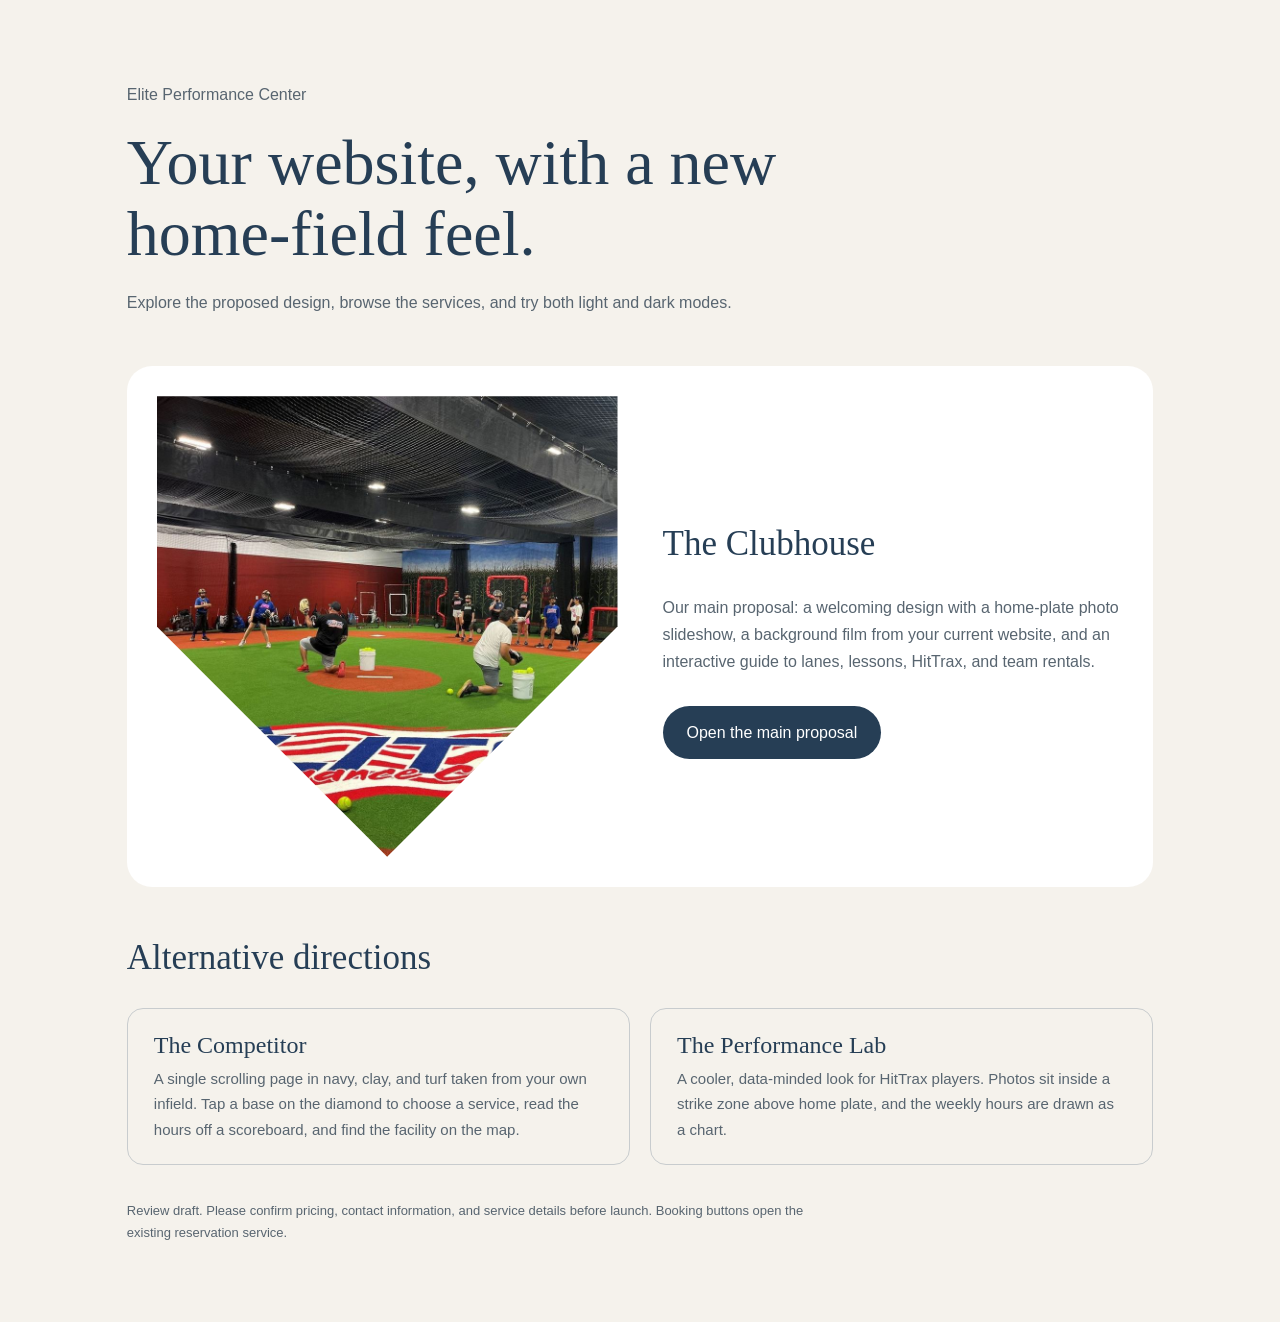
<file: prototypes/index.html>
<!doctype html><html lang="en"><head><meta charset="utf-8"><meta name="viewport" content="width=device-width,initial-scale=1"><title>Elite Performance Center — Website review</title><meta name="description" content="Three website design concepts for Elite Performance Center, an indoor baseball and softball training facility in Clovis, CA.">
<meta name="robots" content="noindex, follow">
<meta property="og:type" content="website"><meta property="og:title" content="Elite Performance Center: website concepts"><meta property="og:description" content="Three design directions for the new Elite Performance Center website."><meta property="og:url" content="https://alucardsanin.github.io/elite-performance-center-prototypes/"><meta property="og:image" content="https://alucardsanin.github.io/elite-performance-center-prototypes/assets/og-image.jpg"><meta property="og:image:width" content="1200"><meta property="og:image:height" content="630"><meta name="twitter:card" content="summary_large_image">
<link rel="icon" href="assets/favicon.svg" type="image/svg+xml"><link rel="apple-touch-icon" href="assets/apple-touch-icon.png"><style>*{box-sizing:border-box}body{margin:0;background:#f5f2ec;color:#263e55;font:16px/1.7 Arial,sans-serif}main{max-width:1180px;margin:auto;padding:65px 6%}h1{font:normal clamp(36px,5vw,65px)/1.1 Georgia,serif;max-width:700px;margin:20px 0}p{max-width:680px;color:#586570}a{color:inherit;text-decoration:none}.primary{display:grid;grid-template-columns:1fr 1fr;align-items:center;gap:45px;margin:50px 0;padding:30px;background:#fff;border-radius:25px}.primary img{width:100%;aspect-ratio:1;object-fit:cover;clip-path:polygon(0 0,100% 0,100% 50%,50% 100%,0 50%)}h2{font:normal 35px/1.2 Georgia,serif}.button{display:inline-block;padding:13px 24px;background:#263e55;border-radius:30px;color:white;margin-top:15px}.button:hover{background:#9b4949}.alternatives{display:flex;gap:20px;flex-wrap:wrap}.alternatives a{flex:1 1 300px;display:grid;gap:6px;padding:22px 26px;border:1px solid #c8ccce;border-radius:16px;transition:background .2s,border-color .2s}.alternatives strong{font:normal 24px/1.2 Georgia,serif}.alternatives span{color:#586570;font-size:15px}.alternatives a:hover{background:white;border-color:#263e55}a:focus-visible{outline:3px solid #9b4949;outline-offset:5px}.note{font-size:13px;margin-top:35px}@media(max-width:650px){.primary{grid-template-columns:1fr;padding:22px;gap:10px}.primary img{max-width:320px;margin:auto}main{padding-top:35px}}</style></head><body><main><p>Elite Performance Center</p><h1>Your website, with a new home-field feel.</h1><p>Explore the proposed design, browse the services, and try both light and dark modes.</p><section class="primary"><img src="assets/facility.jpg" alt="Elite training facility in a home-plate frame"><div><h2>The Clubhouse</h2><p>Our main proposal: a welcoming design with a home-plate photo slideshow, a background film from your current website, and an interactive guide to lanes, lessons, HitTrax, and team rentals.</p><a class="button" href="clubhouse.html">Open the main proposal</a></div></section><h2>Alternative directions</h2><div class="alternatives"><a href="editorial.html"><strong>The Competitor</strong><span>A single scrolling page in navy, clay, and turf taken from your own infield. Tap a base on the diamond to choose a service, read the hours off a scoreboard, and find the facility on the map.</span></a><a href="precision.html"><strong>The Performance Lab</strong><span>A cooler, data-minded look for HitTrax players. Photos sit inside a strike zone above home plate, and the weekly hours are drawn as a chart.</span></a></div><p class="note">Review draft. Please confirm pricing, contact information, and service details before launch. Booking buttons open the existing reservation service.</p></main></body></html>
</file>
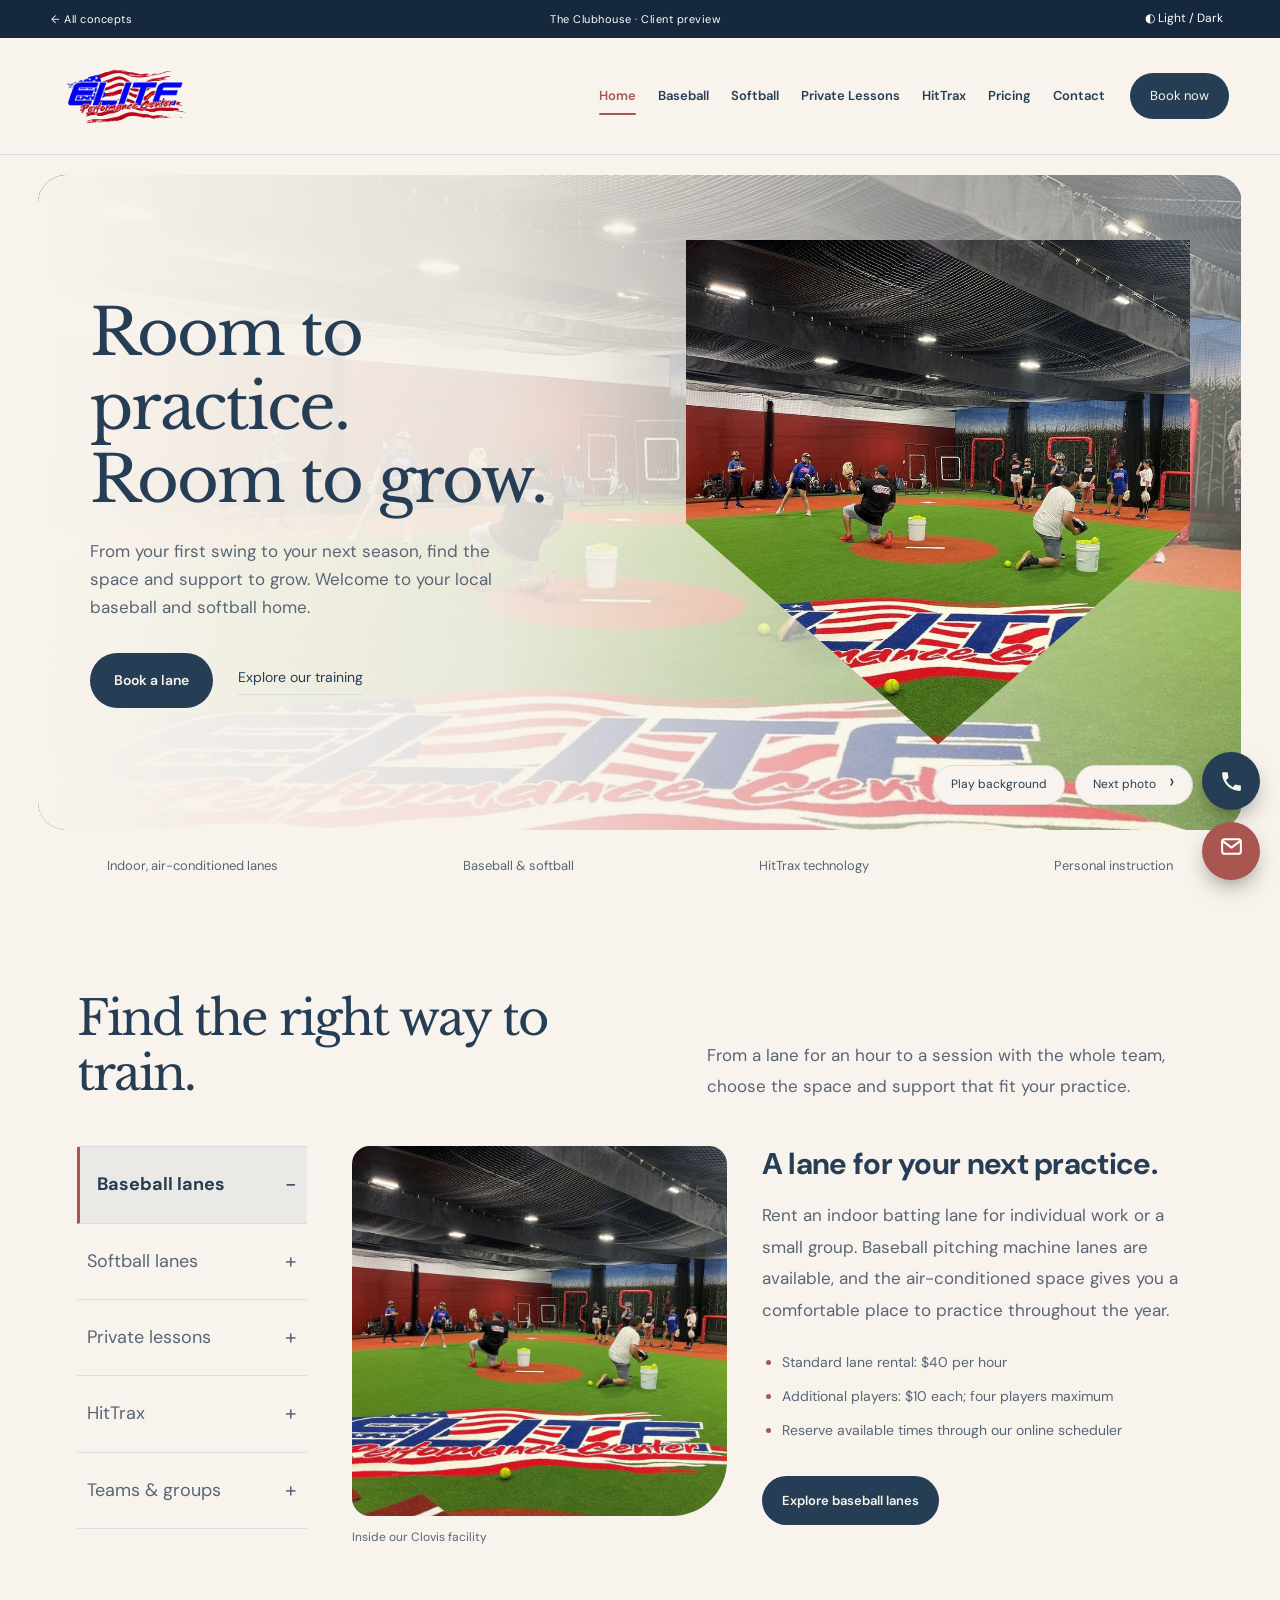
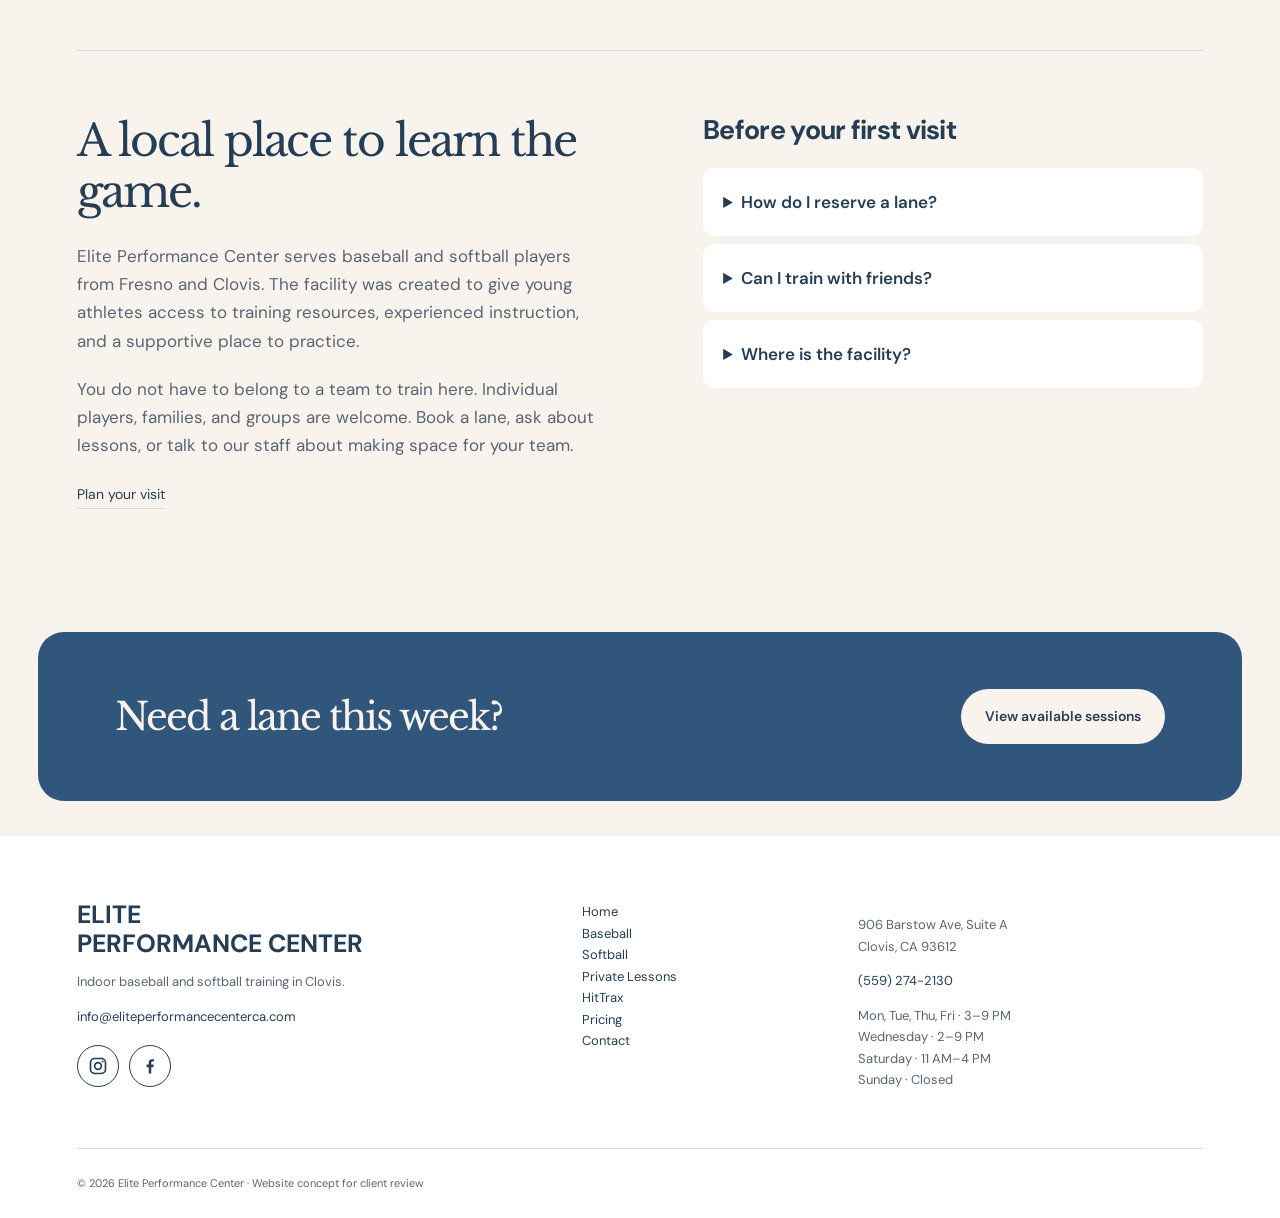
<file: prototypes/clubhouse.html>
<!doctype html>
<html lang="en">
<head>
<meta charset="utf-8">
<meta name="viewport" content="width=device-width,initial-scale=1">
<title>Elite Performance Center | Indoor Baseball & Softball Training in Clovis, CA</title>
<meta name="description" content="Indoor, air-conditioned baseball and softball training in Clovis, CA. Batting lanes with pitching machines, private lessons, HitTrax, and team rentals.">
<!-- Review preview: keep out of search results. Remove this line and add a canonical URL at launch. -->
<meta name="robots" content="noindex, follow">
<meta name="theme-color" content="#f8f4ed">
<meta property="og:type" content="website">
<meta property="og:site_name" content="Elite Performance Center">
<meta property="og:title" content="Elite Performance Center | Indoor Baseball & Softball Training in Clovis, CA">
<meta property="og:description" content="Indoor, air-conditioned baseball and softball training in Clovis, CA. Batting lanes with pitching machines, private lessons, HitTrax, and team rentals.">
<meta property="og:url" content="https://alucardsanin.github.io/elite-performance-center-prototypes/clubhouse.html">
<meta property="og:image" content="https://alucardsanin.github.io/elite-performance-center-prototypes/assets/og-image.jpg">
<meta property="og:image:width" content="1200">
<meta property="og:image:height" content="630">
<meta property="og:image:alt" content="Players training on the indoor infield at Elite Performance Center in Clovis">
<meta name="twitter:card" content="summary_large_image">
<link rel="icon" href="assets/favicon.svg" type="image/svg+xml">
<link rel="apple-touch-icon" href="assets/apple-touch-icon.png">
<link rel="preconnect" href="https://fonts.googleapis.com">
<link rel="preconnect" href="https://fonts.gstatic.com" crossorigin>
<link rel="stylesheet" href="https://fonts.googleapis.com/css2?family=Barlow+Condensed:wght@600;700;800&family=DM+Sans:wght@400;500;600;700&family=Libre+Baskerville:ital,wght@0,400;1,400&display=swap">
<link rel="stylesheet" href="style.css?v=10">
<script>document.documentElement.classList.add('js')</script>
<style>.js .seo-fallback{display:none}.seo-fallback{max-width:760px;margin:40px auto;padding:0 20px;font-family:system-ui,sans-serif}</style>
<script type="application/ld+json">
{
 "@context": "https://schema.org",
 "@graph": [
  {
   "@type": "SportsActivityLocation",
   "@id": "https://www.eliteperformancecenterca.com/#business",
   "name": "Elite Performance Center",
   "description": "Indoor, air-conditioned baseball and softball training facility in Clovis, California, with pitching machine batting lanes, private lessons, HitTrax, and team rentals for players from Clovis and Fresno.",
   "url": "https://www.eliteperformancecenterca.com/",
   "telephone": "+1-559-274-2130",
   "email": "info@eliteperformancecenterca.com",
   "image": "https://alucardsanin.github.io/elite-performance-center-prototypes/assets/og-image.jpg",
   "logo": "https://alucardsanin.github.io/elite-performance-center-prototypes/assets/logo.jpg",
   "address": {
    "@type": "PostalAddress",
    "streetAddress": "906 Barstow Ave, Suite A",
    "addressLocality": "Clovis",
    "addressRegion": "CA",
    "postalCode": "93612",
    "addressCountry": "US"
   },
   "areaServed": [
    {
     "@type": "City",
     "name": "Clovis, California"
    },
    {
     "@type": "City",
     "name": "Fresno, California"
    }
   ],
   "openingHoursSpecification": [
    {
     "@type": "OpeningHoursSpecification",
     "dayOfWeek": "https://schema.org/Monday",
     "opens": "15:00",
     "closes": "21:00"
    },
    {
     "@type": "OpeningHoursSpecification",
     "dayOfWeek": "https://schema.org/Tuesday",
     "opens": "15:00",
     "closes": "21:00"
    },
    {
     "@type": "OpeningHoursSpecification",
     "dayOfWeek": "https://schema.org/Wednesday",
     "opens": "14:00",
     "closes": "21:00"
    },
    {
     "@type": "OpeningHoursSpecification",
     "dayOfWeek": "https://schema.org/Thursday",
     "opens": "15:00",
     "closes": "21:00"
    },
    {
     "@type": "OpeningHoursSpecification",
     "dayOfWeek": "https://schema.org/Friday",
     "opens": "15:00",
     "closes": "21:00"
    },
    {
     "@type": "OpeningHoursSpecification",
     "dayOfWeek": "https://schema.org/Saturday",
     "opens": "11:00",
     "closes": "16:00"
    }
   ],
   "sameAs": [
    "https://www.instagram.com/eliteperformancecenter_clovis/",
    "https://www.facebook.com/profile.php?id=61594280009550"
   ],
   "priceRange": "$40–$600",
   "potentialAction": {
    "@type": "ReserveAction",
    "target": "https://eliteperformancecenterca.ezfacility.com/",
    "name": "Book a batting lane"
   },
   "amenityFeature": [
    {
     "@type": "LocationFeatureSpecification",
     "name": "Air conditioning",
     "value": true
    },
    {
     "@type": "LocationFeatureSpecification",
     "name": "Baseball pitching machines",
     "value": true
    },
    {
     "@type": "LocationFeatureSpecification",
     "name": "Softball pitching machines",
     "value": true
    },
    {
     "@type": "LocationFeatureSpecification",
     "name": "HitTrax",
     "value": true
    }
   ],
   "hasOfferCatalog": {
    "@type": "OfferCatalog",
    "name": "Batting lanes, memberships, and HitTrax",
    "itemListElement": [
     {
      "@type": "Offer",
      "name": "Batting lane rental",
      "description": "Baseball or softball pitching machine lane. Up to four players; $10 per additional player.",
      "url": "https://eliteperformancecenterca.ezfacility.com/",
      "priceSpecification": {
       "@type": "UnitPriceSpecification",
       "price": 40,
       "priceCurrency": "USD",
       "unitText": "hour"
      }
     },
     {
      "@type": "Offer",
      "name": "Single membership",
      "description": "One hour of hitting per day, subject to lane availability and team bookings.",
      "url": "https://eliteperformancecenterca.ezfacility.com/",
      "priceSpecification": {
       "@type": "UnitPriceSpecification",
       "price": 250,
       "priceCurrency": "USD",
       "unitText": "month"
      }
     },
     {
      "@type": "Offer",
      "name": "Team membership",
      "description": "Whole-facility access one day per week for two hours.",
      "url": "https://eliteperformancecenterca.ezfacility.com/",
      "priceSpecification": {
       "@type": "UnitPriceSpecification",
       "price": 600,
       "priceCurrency": "USD",
       "unitText": "month"
      }
     },
     {
      "@type": "Offer",
      "name": "HitTrax session",
      "description": "Batting practice with HitTrax data; $20 per additional person, up to four.",
      "url": "https://eliteperformancecenterca.ezfacility.com/",
      "priceSpecification": {
       "@type": "UnitPriceSpecification",
       "price": 85,
       "priceCurrency": "USD",
       "unitText": "person"
      }
     }
    ]
   }
  },
  {
   "@type": "FAQPage",
   "mainEntity": [
    {
     "@type": "Question",
     "name": "How do I reserve a lane?",
     "acceptedAnswer": {
      "@type": "Answer",
      "text": "Use the online scheduler to see availability and reserve your session. Contact the facility directly for lessons or group arrangements."
     }
    },
    {
     "@type": "Question",
     "name": "Can I train with friends?",
     "acceptedAnswer": {
      "@type": "Answer",
      "text": "Yes. Standard lane rentals allow up to four players, with a fee for each additional player. For larger groups, ask our staff about facility rentals."
     }
    },
    {
     "@type": "Question",
     "name": "Where is the facility?",
     "acceptedAnswer": {
      "@type": "Answer",
      "text": "906 Barstow Avenue, Suite A, Clovis, CA 93612. See opening hours and directions on the contact page."
     }
    }
   ]
  }
 ]
}
</script>
</head>
<body data-variant="clubhouse"><div id="app">
<div class="seo-fallback">
<h1>Indoor baseball and softball training in Clovis, California</h1>
<p>Elite Performance Center is an indoor, air-conditioned baseball and softball training facility at 906 Barstow Ave, Suite A, Clovis, CA 93612. It serves players from Clovis and Fresno with batting lanes, pitching machines, private lessons, HitTrax, and space for teams.</p>
<h2>Training options</h2>
<h3>Baseball batting lanes</h3><p>Indoor baseball pitching machine lanes for individual practice or small groups. $40 per hour for up to four players, $10 per additional player.</p>
<h3>Softball batting lanes</h3><p>Softball pitching machine lanes for individuals and teammates. $40 per hour for up to four players.</p>
<h3>Private lessons</h3><p>One-on-one baseball and softball instruction with an experienced coach. Contact the facility about availability and rates.</p>
<h3>HitTrax</h3><p>Batting practice with real-time HitTrax data and analytics to understand swing mechanics. Currently listed at $85 per person, $20 per additional person, up to four.</p>
<h3>Teams and groups</h3><p>Single-lane and whole-facility rentals, with up to six cages for facility bookings.</p>
<h2>Rates</h2>
<p>Lane rental: $40 per hour. Single membership: $250 per month, one hour of hitting per day. Team membership: $600 per month, whole facility one day per week for two hours.</p>
<h2>Hours</h2>
<p>Monday, Tuesday, Thursday, Friday: 3 PM to 9 PM. Wednesday: 2 PM to 9 PM. Saturday: 11 AM to 4 PM. Sunday: closed.</p>
<h2>Contact</h2>
<p>906 Barstow Ave, Suite A, Clovis, CA 93612. Phone: <a href="tel:+15592742130">(559) 274-2130</a>. Email: <a href="mailto:info@eliteperformancecenterca.com">info@eliteperformancecenterca.com</a>. Book online: <a href="https://eliteperformancecenterca.ezfacility.com/">EZFacility scheduler</a>. Follow on <a href="https://www.instagram.com/eliteperformancecenter_clovis/">Instagram</a> and <a href="https://www.facebook.com/profile.php?id=61594280009550">Facebook</a>.</p>
<h2>Frequently asked questions</h2>
<h3>How do I reserve a lane?</h3><p>Use the online scheduler to see availability and reserve your session. Contact the facility directly for lessons or group arrangements.</p><h3>Can I train with friends?</h3><p>Yes. Standard lane rentals allow up to four players, with a fee for each additional player. For larger groups, ask about facility rentals.</p><h3>Do I need to be on a team?</h3><p>No. Individual players, families, and groups are all welcome to book time.</p><h3>Where is the facility?</h3><p>906 Barstow Ave, Suite A, Clovis, CA 93612. Hours and directions are on the contact page.</p>
</div>
</div>
<script src="seo-meta.js?v=10"></script><script src="app.js?v=10"></script><script src="clubhouse.js?v=10"></script><script src="services.js?v=10"></script><script src="contact-widget.js?v=10"></script>
</body>
</html>
</file>
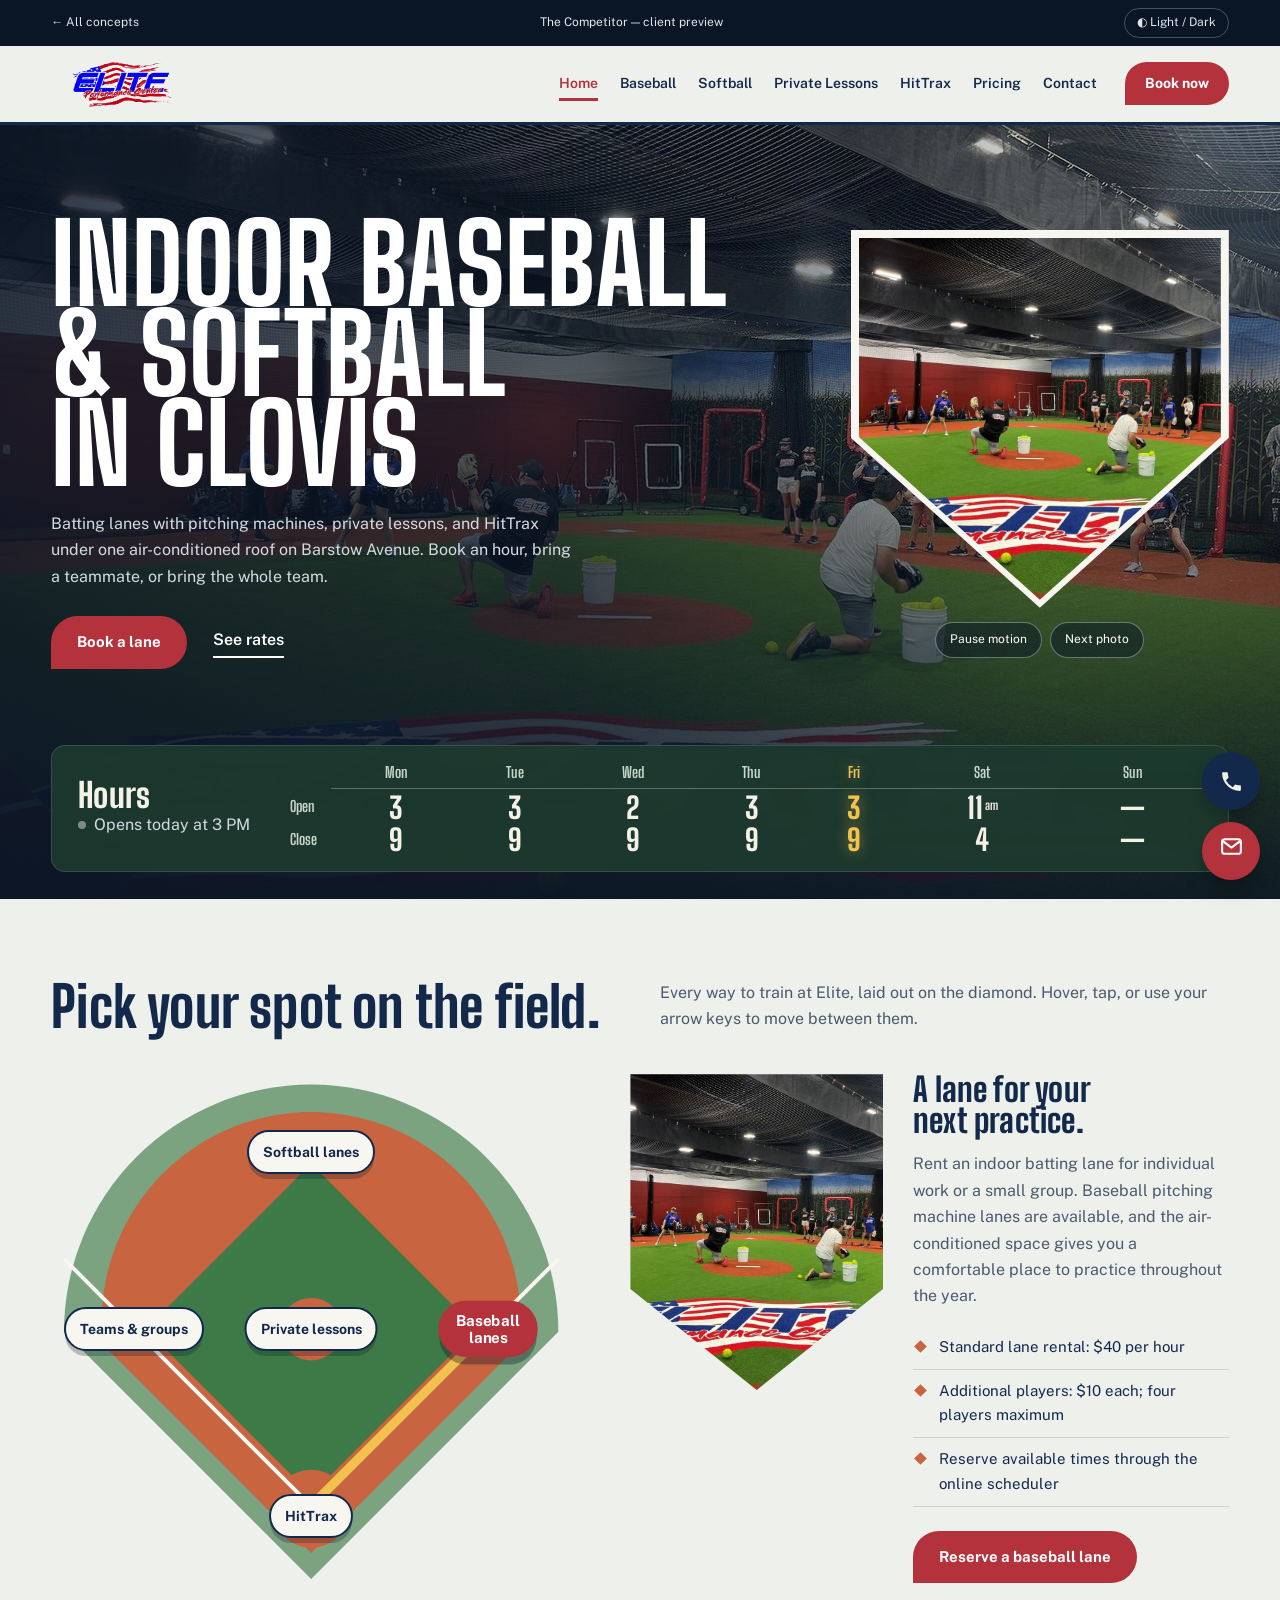
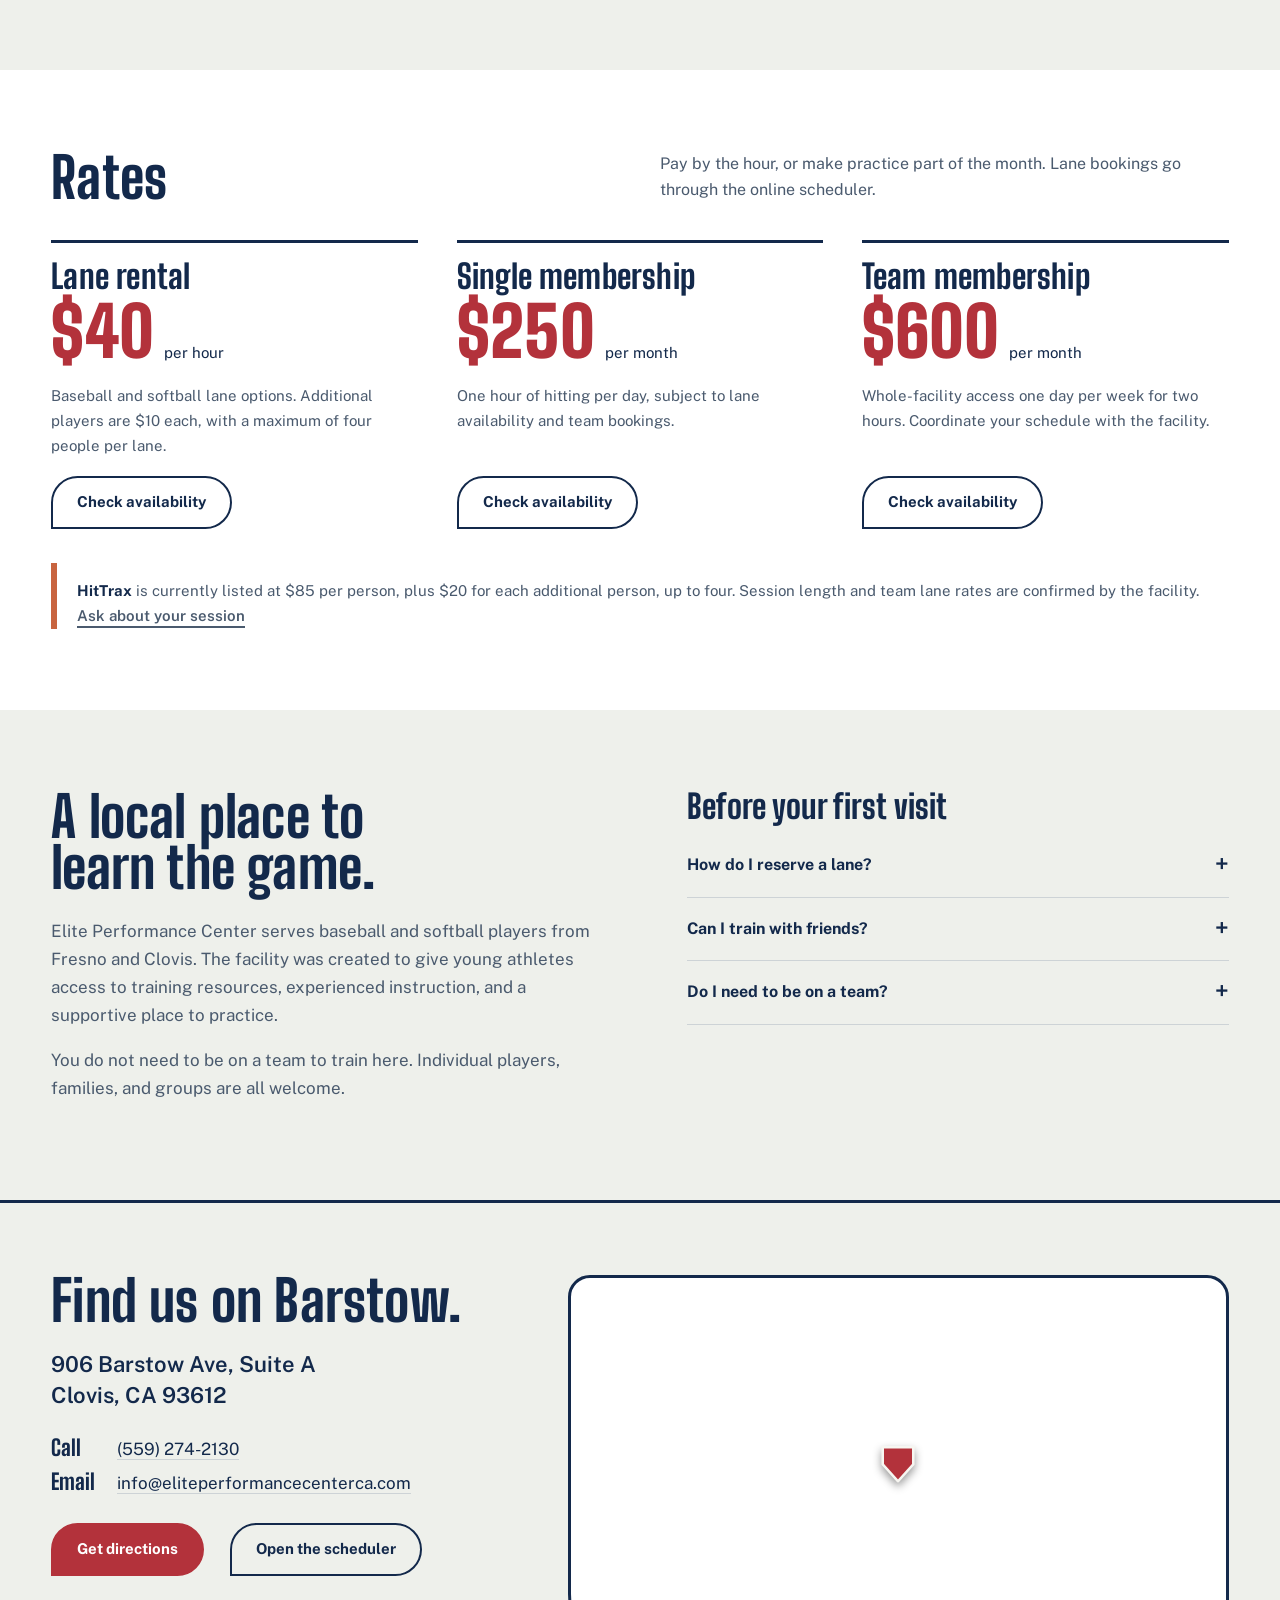
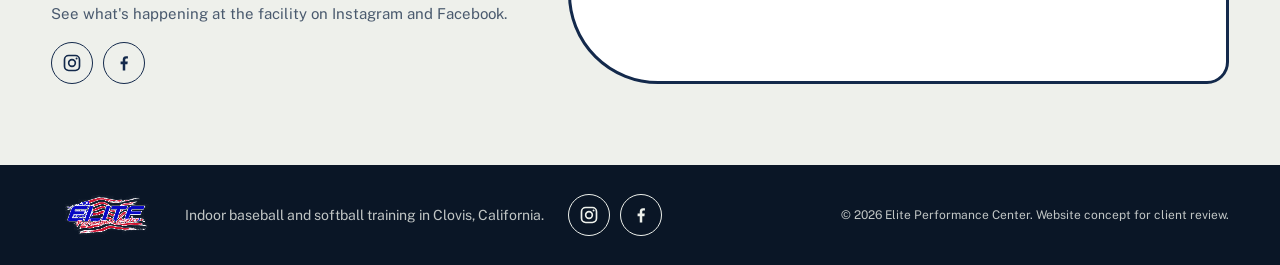
<file: prototypes/editorial.html>
<!doctype html>
<html lang="en">
<head>
<meta charset="utf-8">
<meta name="viewport" content="width=device-width,initial-scale=1">
<title>Elite Performance Center | Indoor Baseball & Softball Training in Clovis, CA</title>
<meta name="description" content="Indoor, air-conditioned baseball and softball training in Clovis, CA. Batting lanes with pitching machines, private lessons, HitTrax, and team rentals.">
<!-- Review preview: keep out of search results. Remove this line and add a canonical URL at launch. -->
<meta name="robots" content="noindex, follow">
<meta name="theme-color" content="#13294b">
<meta property="og:type" content="website">
<meta property="og:site_name" content="Elite Performance Center">
<meta property="og:title" content="Elite Performance Center | Indoor Baseball & Softball Training in Clovis, CA">
<meta property="og:description" content="Indoor, air-conditioned baseball and softball training in Clovis, CA. Batting lanes with pitching machines, private lessons, HitTrax, and team rentals.">
<meta property="og:url" content="https://alucardsanin.github.io/elite-performance-center-prototypes/editorial.html">
<meta property="og:image" content="https://alucardsanin.github.io/elite-performance-center-prototypes/assets/og-image.jpg">
<meta property="og:image:width" content="1200">
<meta property="og:image:height" content="630">
<meta property="og:image:alt" content="Players training on the indoor infield at Elite Performance Center in Clovis">
<meta name="twitter:card" content="summary_large_image">
<link rel="icon" href="assets/favicon.svg" type="image/svg+xml">
<link rel="apple-touch-icon" href="assets/apple-touch-icon.png">
<link rel="preconnect" href="https://fonts.googleapis.com">
<link rel="preconnect" href="https://fonts.gstatic.com" crossorigin>
<link rel="stylesheet" href="https://fonts.googleapis.com/css2?family=Big+Shoulders+Display:wght@700;800;900&family=Public+Sans:wght@400;500;600;700&display=swap">
<link rel="stylesheet" href="competitor.css?v=10">
<script>document.documentElement.classList.add('js')</script>
<style>.js .seo-fallback{display:none}.seo-fallback{max-width:760px;margin:40px auto;padding:0 20px;font-family:system-ui,sans-serif}</style>
<script type="application/ld+json">
{
 "@context": "https://schema.org",
 "@graph": [
  {
   "@type": "SportsActivityLocation",
   "@id": "https://www.eliteperformancecenterca.com/#business",
   "name": "Elite Performance Center",
   "description": "Indoor, air-conditioned baseball and softball training facility in Clovis, California, with pitching machine batting lanes, private lessons, HitTrax, and team rentals for players from Clovis and Fresno.",
   "url": "https://www.eliteperformancecenterca.com/",
   "telephone": "+1-559-274-2130",
   "email": "info@eliteperformancecenterca.com",
   "image": "https://alucardsanin.github.io/elite-performance-center-prototypes/assets/og-image.jpg",
   "logo": "https://alucardsanin.github.io/elite-performance-center-prototypes/assets/logo.jpg",
   "address": {
    "@type": "PostalAddress",
    "streetAddress": "906 Barstow Ave, Suite A",
    "addressLocality": "Clovis",
    "addressRegion": "CA",
    "postalCode": "93612",
    "addressCountry": "US"
   },
   "areaServed": [
    {
     "@type": "City",
     "name": "Clovis, California"
    },
    {
     "@type": "City",
     "name": "Fresno, California"
    }
   ],
   "openingHoursSpecification": [
    {
     "@type": "OpeningHoursSpecification",
     "dayOfWeek": "https://schema.org/Monday",
     "opens": "15:00",
     "closes": "21:00"
    },
    {
     "@type": "OpeningHoursSpecification",
     "dayOfWeek": "https://schema.org/Tuesday",
     "opens": "15:00",
     "closes": "21:00"
    },
    {
     "@type": "OpeningHoursSpecification",
     "dayOfWeek": "https://schema.org/Wednesday",
     "opens": "14:00",
     "closes": "21:00"
    },
    {
     "@type": "OpeningHoursSpecification",
     "dayOfWeek": "https://schema.org/Thursday",
     "opens": "15:00",
     "closes": "21:00"
    },
    {
     "@type": "OpeningHoursSpecification",
     "dayOfWeek": "https://schema.org/Friday",
     "opens": "15:00",
     "closes": "21:00"
    },
    {
     "@type": "OpeningHoursSpecification",
     "dayOfWeek": "https://schema.org/Saturday",
     "opens": "11:00",
     "closes": "16:00"
    }
   ],
   "sameAs": [
    "https://www.instagram.com/eliteperformancecenter_clovis/",
    "https://www.facebook.com/profile.php?id=61594280009550"
   ],
   "priceRange": "$40–$600",
   "potentialAction": {
    "@type": "ReserveAction",
    "target": "https://eliteperformancecenterca.ezfacility.com/",
    "name": "Book a batting lane"
   },
   "amenityFeature": [
    {
     "@type": "LocationFeatureSpecification",
     "name": "Air conditioning",
     "value": true
    },
    {
     "@type": "LocationFeatureSpecification",
     "name": "Baseball pitching machines",
     "value": true
    },
    {
     "@type": "LocationFeatureSpecification",
     "name": "Softball pitching machines",
     "value": true
    },
    {
     "@type": "LocationFeatureSpecification",
     "name": "HitTrax",
     "value": true
    }
   ],
   "hasOfferCatalog": {
    "@type": "OfferCatalog",
    "name": "Batting lanes, memberships, and HitTrax",
    "itemListElement": [
     {
      "@type": "Offer",
      "name": "Batting lane rental",
      "description": "Baseball or softball pitching machine lane. Up to four players; $10 per additional player.",
      "url": "https://eliteperformancecenterca.ezfacility.com/",
      "priceSpecification": {
       "@type": "UnitPriceSpecification",
       "price": 40,
       "priceCurrency": "USD",
       "unitText": "hour"
      }
     },
     {
      "@type": "Offer",
      "name": "Single membership",
      "description": "One hour of hitting per day, subject to lane availability and team bookings.",
      "url": "https://eliteperformancecenterca.ezfacility.com/",
      "priceSpecification": {
       "@type": "UnitPriceSpecification",
       "price": 250,
       "priceCurrency": "USD",
       "unitText": "month"
      }
     },
     {
      "@type": "Offer",
      "name": "Team membership",
      "description": "Whole-facility access one day per week for two hours.",
      "url": "https://eliteperformancecenterca.ezfacility.com/",
      "priceSpecification": {
       "@type": "UnitPriceSpecification",
       "price": 600,
       "priceCurrency": "USD",
       "unitText": "month"
      }
     },
     {
      "@type": "Offer",
      "name": "HitTrax session",
      "description": "Batting practice with HitTrax data; $20 per additional person, up to four.",
      "url": "https://eliteperformancecenterca.ezfacility.com/",
      "priceSpecification": {
       "@type": "UnitPriceSpecification",
       "price": 85,
       "priceCurrency": "USD",
       "unitText": "person"
      }
     }
    ]
   }
  },
  {
   "@type": "FAQPage",
   "mainEntity": [
    {
     "@type": "Question",
     "name": "How do I reserve a lane?",
     "acceptedAnswer": {
      "@type": "Answer",
      "text": "Use the online scheduler to see availability and reserve your session. Contact the facility directly for lessons or group arrangements."
     }
    },
    {
     "@type": "Question",
     "name": "Can I train with friends?",
     "acceptedAnswer": {
      "@type": "Answer",
      "text": "Yes. Standard lane rentals allow up to four players, with a fee for each additional player. For larger groups, ask about facility rentals."
     }
    },
    {
     "@type": "Question",
     "name": "Do I need to be on a team?",
     "acceptedAnswer": {
      "@type": "Answer",
      "text": "No. Individual players, families, and groups are all welcome to book time."
     }
    }
   ]
  }
 ]
}
</script>
</head>
<body><div id="app">
<div class="seo-fallback">
<h1>Indoor baseball and softball training in Clovis, California</h1>
<p>Elite Performance Center is an indoor, air-conditioned baseball and softball training facility at 906 Barstow Ave, Suite A, Clovis, CA 93612. It serves players from Clovis and Fresno with batting lanes, pitching machines, private lessons, HitTrax, and space for teams.</p>
<h2>Training options</h2>
<h3>Baseball batting lanes</h3><p>Indoor baseball pitching machine lanes for individual practice or small groups. $40 per hour for up to four players, $10 per additional player.</p>
<h3>Softball batting lanes</h3><p>Softball pitching machine lanes for individuals and teammates. $40 per hour for up to four players.</p>
<h3>Private lessons</h3><p>One-on-one baseball and softball instruction with an experienced coach. Contact the facility about availability and rates.</p>
<h3>HitTrax</h3><p>Batting practice with real-time HitTrax data and analytics to understand swing mechanics. Currently listed at $85 per person, $20 per additional person, up to four.</p>
<h3>Teams and groups</h3><p>Single-lane and whole-facility rentals, with up to six cages for facility bookings.</p>
<h2>Rates</h2>
<p>Lane rental: $40 per hour. Single membership: $250 per month, one hour of hitting per day. Team membership: $600 per month, whole facility one day per week for two hours.</p>
<h2>Hours</h2>
<p>Monday, Tuesday, Thursday, Friday: 3 PM to 9 PM. Wednesday: 2 PM to 9 PM. Saturday: 11 AM to 4 PM. Sunday: closed.</p>
<h2>Contact</h2>
<p>906 Barstow Ave, Suite A, Clovis, CA 93612. Phone: <a href="tel:+15592742130">(559) 274-2130</a>. Email: <a href="mailto:info@eliteperformancecenterca.com">info@eliteperformancecenterca.com</a>. Book online: <a href="https://eliteperformancecenterca.ezfacility.com/">EZFacility scheduler</a>. Follow on <a href="https://www.instagram.com/eliteperformancecenter_clovis/">Instagram</a> and <a href="https://www.facebook.com/profile.php?id=61594280009550">Facebook</a>.</p>
<h2>Frequently asked questions</h2>
<h3>How do I reserve a lane?</h3><p>Use the online scheduler to see availability and reserve your session. Contact the facility directly for lessons or group arrangements.</p><h3>Can I train with friends?</h3><p>Yes. Standard lane rentals allow up to four players, with a fee for each additional player. For larger groups, ask about facility rentals.</p><h3>Do I need to be on a team?</h3><p>No. Individual players, families, and groups are all welcome to book time.</p><h3>Where is the facility?</h3><p>906 Barstow Ave, Suite A, Clovis, CA 93612. Hours and directions are on the contact page.</p>
</div>
</div>
<script src="site-core.js?v=10"></script><script src="competitor.js?v=10"></script><script src="contact-widget.js?v=10"></script>
</body>
</html>
</file>
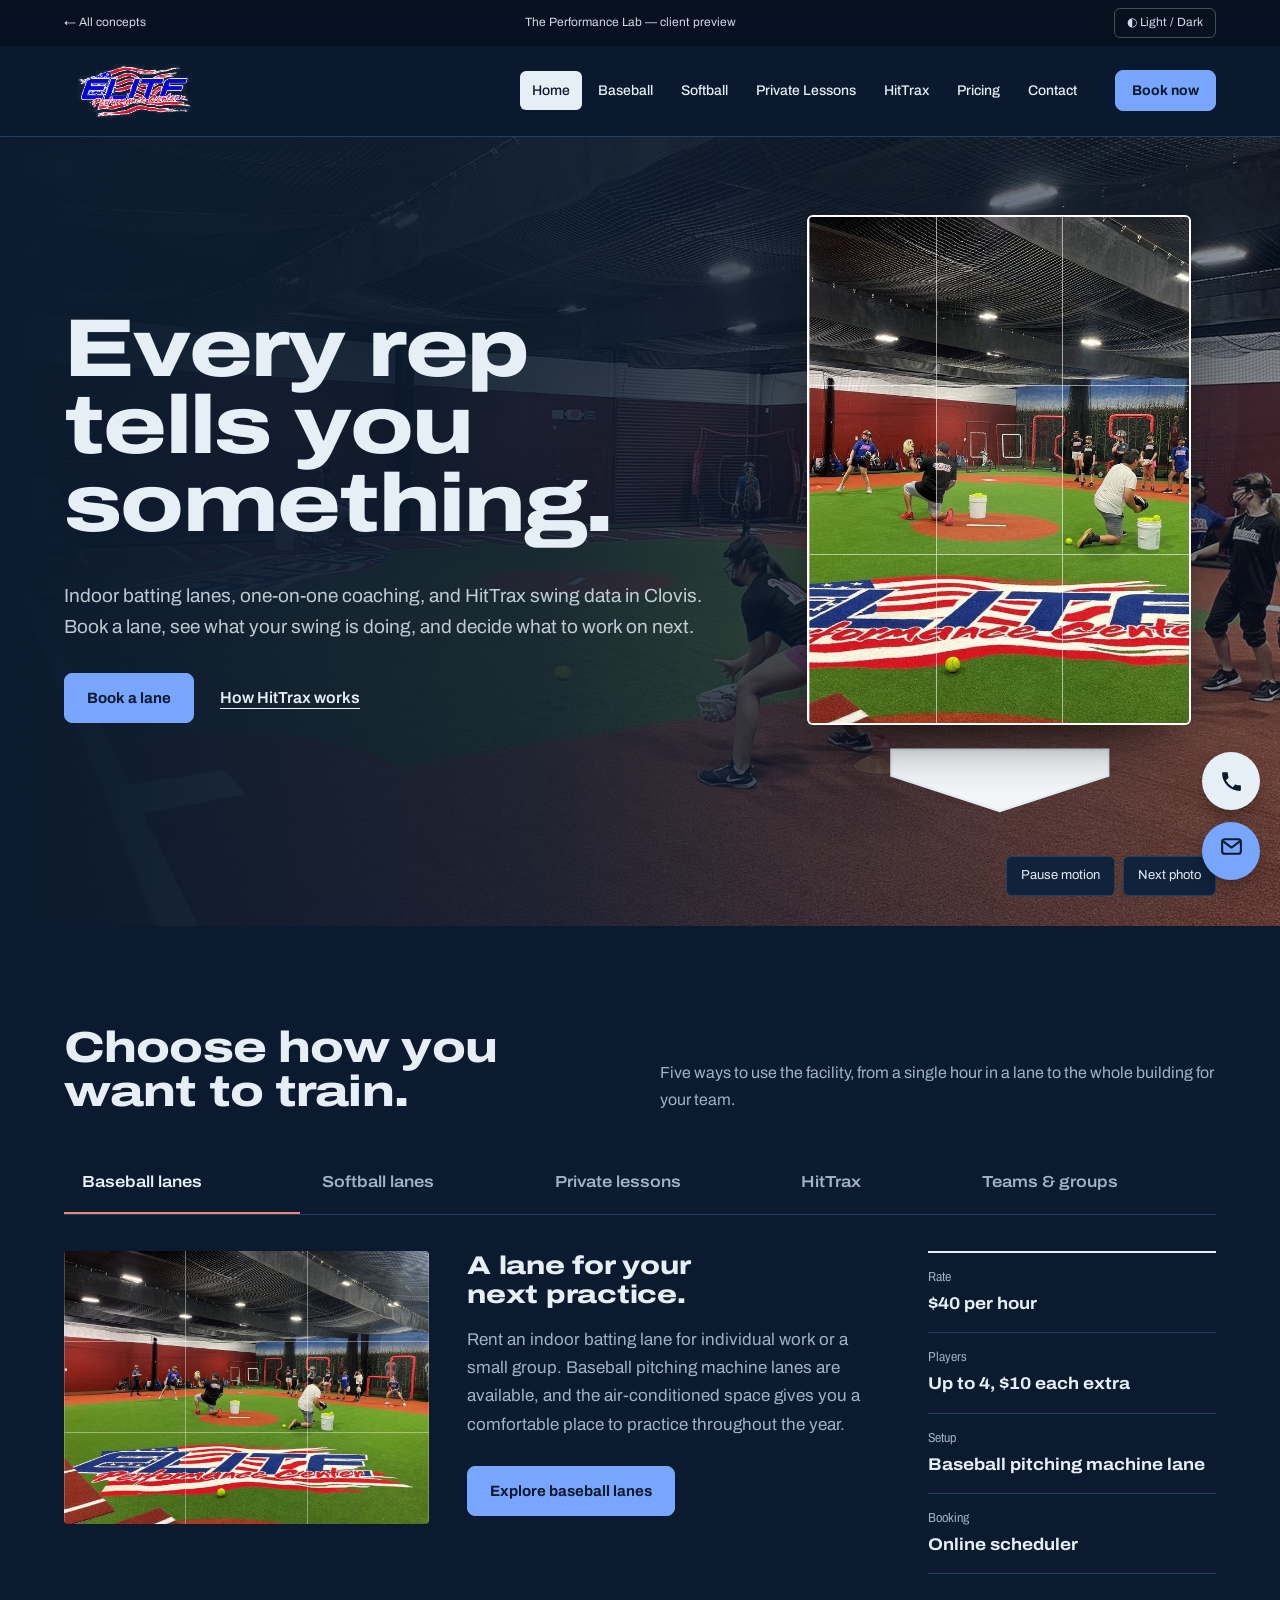
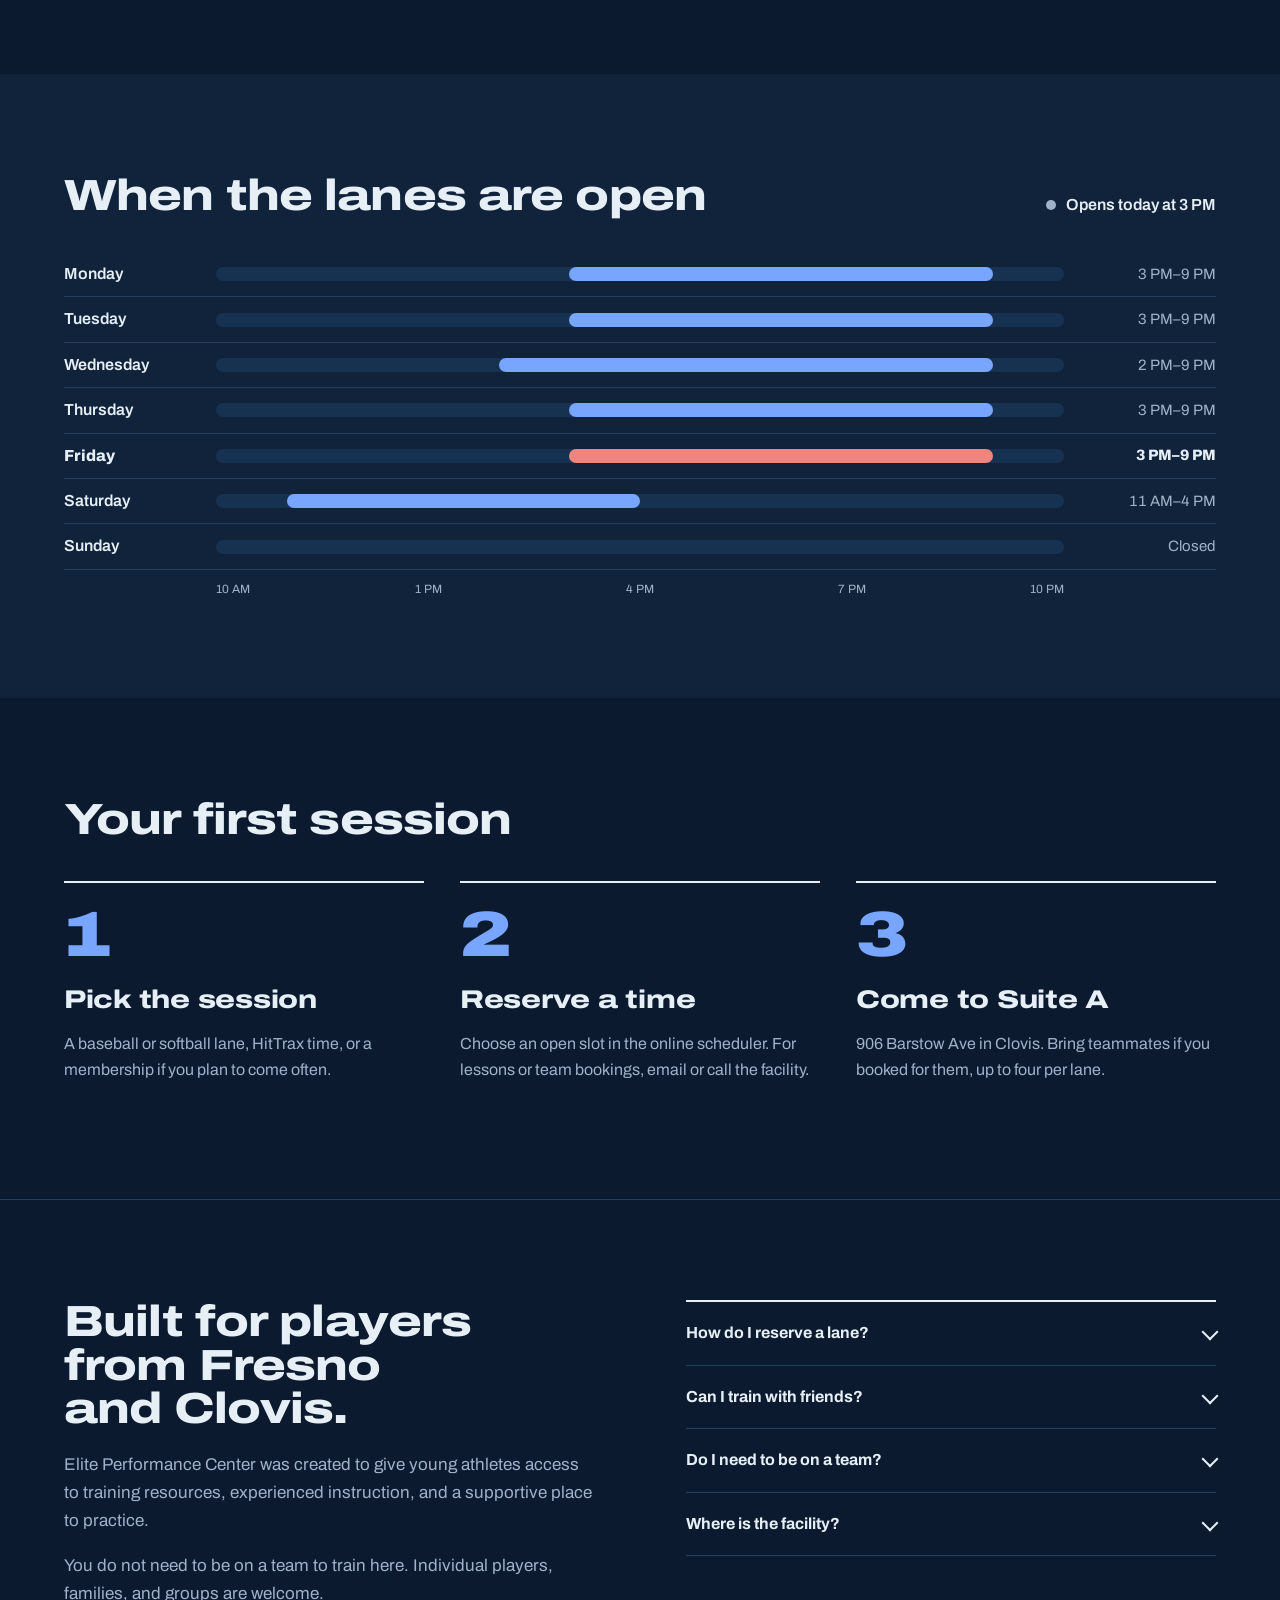
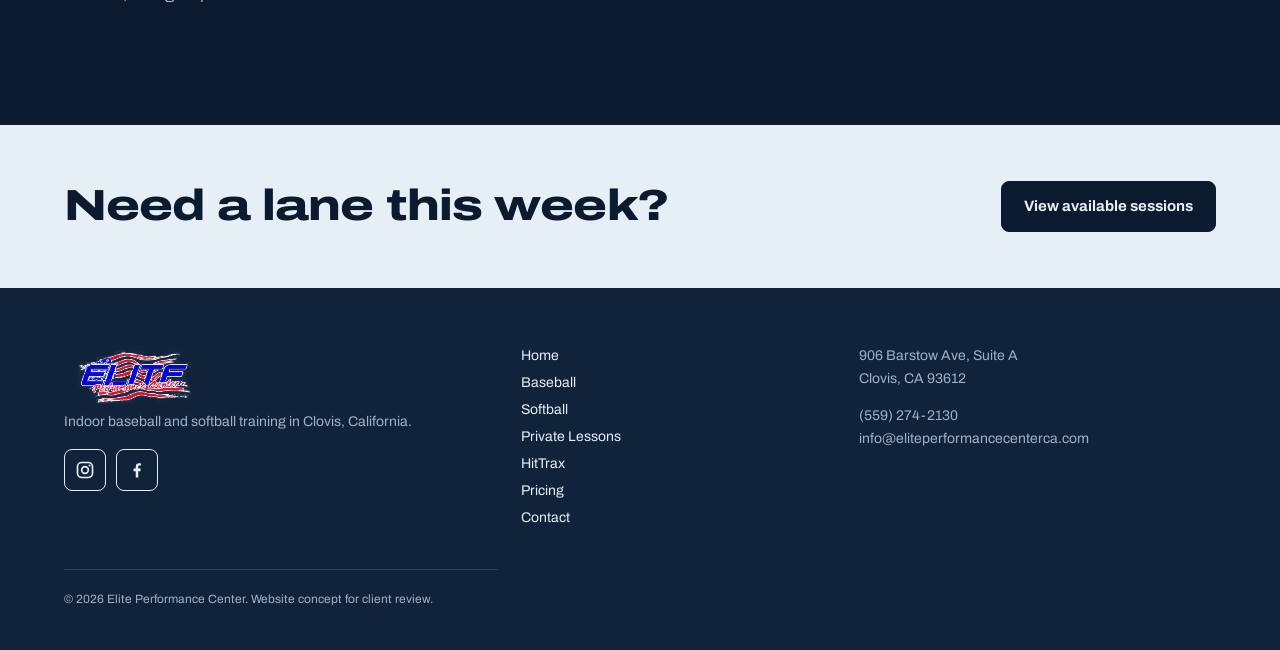
<file: prototypes/precision.html>
<!doctype html>
<html lang="en">
<head>
<meta charset="utf-8">
<meta name="viewport" content="width=device-width,initial-scale=1">
<title>Elite Performance Center | Indoor Baseball & Softball Training in Clovis, CA</title>
<meta name="description" content="Indoor, air-conditioned baseball and softball training in Clovis, CA. Batting lanes with pitching machines, private lessons, HitTrax, and team rentals.">
<!-- Review preview: keep out of search results. Remove this line and add a canonical URL at launch. -->
<meta name="robots" content="noindex, follow">
<meta name="theme-color" content="#0b1a2e">
<meta property="og:type" content="website">
<meta property="og:site_name" content="Elite Performance Center">
<meta property="og:title" content="Elite Performance Center | Indoor Baseball & Softball Training in Clovis, CA">
<meta property="og:description" content="Indoor, air-conditioned baseball and softball training in Clovis, CA. Batting lanes with pitching machines, private lessons, HitTrax, and team rentals.">
<meta property="og:url" content="https://alucardsanin.github.io/elite-performance-center-prototypes/precision.html">
<meta property="og:image" content="https://alucardsanin.github.io/elite-performance-center-prototypes/assets/og-image.jpg">
<meta property="og:image:width" content="1200">
<meta property="og:image:height" content="630">
<meta property="og:image:alt" content="Players training on the indoor infield at Elite Performance Center in Clovis">
<meta name="twitter:card" content="summary_large_image">
<link rel="icon" href="assets/favicon.svg" type="image/svg+xml">
<link rel="apple-touch-icon" href="assets/apple-touch-icon.png">
<link rel="preconnect" href="https://fonts.googleapis.com">
<link rel="preconnect" href="https://fonts.gstatic.com" crossorigin>
<link rel="stylesheet" href="https://fonts.googleapis.com/css2?family=Archivo:wdth,wght@62..125,400..900&display=swap">
<link rel="stylesheet" href="lab.css?v=10">
<script>document.documentElement.classList.add('js')</script>
<style>.js .seo-fallback{display:none}.seo-fallback{max-width:760px;margin:40px auto;padding:0 20px;font-family:system-ui,sans-serif}</style>
<script type="application/ld+json">
{
 "@context": "https://schema.org",
 "@graph": [
  {
   "@type": "SportsActivityLocation",
   "@id": "https://www.eliteperformancecenterca.com/#business",
   "name": "Elite Performance Center",
   "description": "Indoor, air-conditioned baseball and softball training facility in Clovis, California, with pitching machine batting lanes, private lessons, HitTrax, and team rentals for players from Clovis and Fresno.",
   "url": "https://www.eliteperformancecenterca.com/",
   "telephone": "+1-559-274-2130",
   "email": "info@eliteperformancecenterca.com",
   "image": "https://alucardsanin.github.io/elite-performance-center-prototypes/assets/og-image.jpg",
   "logo": "https://alucardsanin.github.io/elite-performance-center-prototypes/assets/logo.jpg",
   "address": {
    "@type": "PostalAddress",
    "streetAddress": "906 Barstow Ave, Suite A",
    "addressLocality": "Clovis",
    "addressRegion": "CA",
    "postalCode": "93612",
    "addressCountry": "US"
   },
   "areaServed": [
    {
     "@type": "City",
     "name": "Clovis, California"
    },
    {
     "@type": "City",
     "name": "Fresno, California"
    }
   ],
   "openingHoursSpecification": [
    {
     "@type": "OpeningHoursSpecification",
     "dayOfWeek": "https://schema.org/Monday",
     "opens": "15:00",
     "closes": "21:00"
    },
    {
     "@type": "OpeningHoursSpecification",
     "dayOfWeek": "https://schema.org/Tuesday",
     "opens": "15:00",
     "closes": "21:00"
    },
    {
     "@type": "OpeningHoursSpecification",
     "dayOfWeek": "https://schema.org/Wednesday",
     "opens": "14:00",
     "closes": "21:00"
    },
    {
     "@type": "OpeningHoursSpecification",
     "dayOfWeek": "https://schema.org/Thursday",
     "opens": "15:00",
     "closes": "21:00"
    },
    {
     "@type": "OpeningHoursSpecification",
     "dayOfWeek": "https://schema.org/Friday",
     "opens": "15:00",
     "closes": "21:00"
    },
    {
     "@type": "OpeningHoursSpecification",
     "dayOfWeek": "https://schema.org/Saturday",
     "opens": "11:00",
     "closes": "16:00"
    }
   ],
   "sameAs": [
    "https://www.instagram.com/eliteperformancecenter_clovis/",
    "https://www.facebook.com/profile.php?id=61594280009550"
   ],
   "priceRange": "$40–$600",
   "potentialAction": {
    "@type": "ReserveAction",
    "target": "https://eliteperformancecenterca.ezfacility.com/",
    "name": "Book a batting lane"
   },
   "amenityFeature": [
    {
     "@type": "LocationFeatureSpecification",
     "name": "Air conditioning",
     "value": true
    },
    {
     "@type": "LocationFeatureSpecification",
     "name": "Baseball pitching machines",
     "value": true
    },
    {
     "@type": "LocationFeatureSpecification",
     "name": "Softball pitching machines",
     "value": true
    },
    {
     "@type": "LocationFeatureSpecification",
     "name": "HitTrax",
     "value": true
    }
   ],
   "hasOfferCatalog": {
    "@type": "OfferCatalog",
    "name": "Batting lanes, memberships, and HitTrax",
    "itemListElement": [
     {
      "@type": "Offer",
      "name": "Batting lane rental",
      "description": "Baseball or softball pitching machine lane. Up to four players; $10 per additional player.",
      "url": "https://eliteperformancecenterca.ezfacility.com/",
      "priceSpecification": {
       "@type": "UnitPriceSpecification",
       "price": 40,
       "priceCurrency": "USD",
       "unitText": "hour"
      }
     },
     {
      "@type": "Offer",
      "name": "Single membership",
      "description": "One hour of hitting per day, subject to lane availability and team bookings.",
      "url": "https://eliteperformancecenterca.ezfacility.com/",
      "priceSpecification": {
       "@type": "UnitPriceSpecification",
       "price": 250,
       "priceCurrency": "USD",
       "unitText": "month"
      }
     },
     {
      "@type": "Offer",
      "name": "Team membership",
      "description": "Whole-facility access one day per week for two hours.",
      "url": "https://eliteperformancecenterca.ezfacility.com/",
      "priceSpecification": {
       "@type": "UnitPriceSpecification",
       "price": 600,
       "priceCurrency": "USD",
       "unitText": "month"
      }
     },
     {
      "@type": "Offer",
      "name": "HitTrax session",
      "description": "Batting practice with HitTrax data; $20 per additional person, up to four.",
      "url": "https://eliteperformancecenterca.ezfacility.com/",
      "priceSpecification": {
       "@type": "UnitPriceSpecification",
       "price": 85,
       "priceCurrency": "USD",
       "unitText": "person"
      }
     }
    ]
   }
  },
  {
   "@type": "FAQPage",
   "mainEntity": [
    {
     "@type": "Question",
     "name": "How do I reserve a lane?",
     "acceptedAnswer": {
      "@type": "Answer",
      "text": "Use the online scheduler to see availability and reserve your session. Contact the facility directly for lessons or group arrangements."
     }
    },
    {
     "@type": "Question",
     "name": "Can I train with friends?",
     "acceptedAnswer": {
      "@type": "Answer",
      "text": "Yes. Standard lane rentals allow up to four players, with a fee for each additional player. For larger groups, ask about facility rentals."
     }
    },
    {
     "@type": "Question",
     "name": "Do I need to be on a team?",
     "acceptedAnswer": {
      "@type": "Answer",
      "text": "No. Individual players, families, and groups are all welcome to book time."
     }
    },
    {
     "@type": "Question",
     "name": "Where is the facility?",
     "acceptedAnswer": {
      "@type": "Answer",
      "text": "906 Barstow Ave, Suite A, Clovis, CA 93612. Hours and directions are on the contact page."
     }
    }
   ]
  }
 ]
}
</script>
</head>
<body><div id="app">
<div class="seo-fallback">
<h1>Indoor baseball and softball training in Clovis, California</h1>
<p>Elite Performance Center is an indoor, air-conditioned baseball and softball training facility at 906 Barstow Ave, Suite A, Clovis, CA 93612. It serves players from Clovis and Fresno with batting lanes, pitching machines, private lessons, HitTrax, and space for teams.</p>
<h2>Training options</h2>
<h3>Baseball batting lanes</h3><p>Indoor baseball pitching machine lanes for individual practice or small groups. $40 per hour for up to four players, $10 per additional player.</p>
<h3>Softball batting lanes</h3><p>Softball pitching machine lanes for individuals and teammates. $40 per hour for up to four players.</p>
<h3>Private lessons</h3><p>One-on-one baseball and softball instruction with an experienced coach. Contact the facility about availability and rates.</p>
<h3>HitTrax</h3><p>Batting practice with real-time HitTrax data and analytics to understand swing mechanics. Currently listed at $85 per person, $20 per additional person, up to four.</p>
<h3>Teams and groups</h3><p>Single-lane and whole-facility rentals, with up to six cages for facility bookings.</p>
<h2>Rates</h2>
<p>Lane rental: $40 per hour. Single membership: $250 per month, one hour of hitting per day. Team membership: $600 per month, whole facility one day per week for two hours.</p>
<h2>Hours</h2>
<p>Monday, Tuesday, Thursday, Friday: 3 PM to 9 PM. Wednesday: 2 PM to 9 PM. Saturday: 11 AM to 4 PM. Sunday: closed.</p>
<h2>Contact</h2>
<p>906 Barstow Ave, Suite A, Clovis, CA 93612. Phone: <a href="tel:+15592742130">(559) 274-2130</a>. Email: <a href="mailto:info@eliteperformancecenterca.com">info@eliteperformancecenterca.com</a>. Book online: <a href="https://eliteperformancecenterca.ezfacility.com/">EZFacility scheduler</a>. Follow on <a href="https://www.instagram.com/eliteperformancecenter_clovis/">Instagram</a> and <a href="https://www.facebook.com/profile.php?id=61594280009550">Facebook</a>.</p>
<h2>Frequently asked questions</h2>
<h3>How do I reserve a lane?</h3><p>Use the online scheduler to see availability and reserve your session. Contact the facility directly for lessons or group arrangements.</p><h3>Can I train with friends?</h3><p>Yes. Standard lane rentals allow up to four players, with a fee for each additional player. For larger groups, ask about facility rentals.</p><h3>Do I need to be on a team?</h3><p>No. Individual players, families, and groups are all welcome to book time.</p><h3>Where is the facility?</h3><p>906 Barstow Ave, Suite A, Clovis, CA 93612. Hours and directions are on the contact page.</p>
</div>
</div>
<script src="seo-meta.js?v=10"></script><script src="site-core.js?v=10"></script><script src="lab.js?v=10"></script><script src="contact-widget.js?v=10"></script>
</body>
</html>
</file>
<file: prototypes/style.css>
*{box-sizing:border-box}html{scroll-behavior:smooth}body{margin:0;--bg:#f3f4f1;--surface:#fff;--ink:#172b46;--muted:#596575;--line:#d6dce0;--red:#ae4c4e;--blue:#31567c;background:var(--bg);color:var(--ink);font:16px/1.65 'DM Sans',Arial,sans-serif}body.dark{--bg:#101923;--surface:#192633;--ink:#edf0f2;--muted:#b1bfcb;--line:#344453;--red:#e39491;--blue:#9dbbdc}a{color:inherit;text-decoration:none}button{font:inherit;cursor:pointer}a:focus-visible,button:focus-visible,summary:focus-visible{outline:3px solid var(--red);outline-offset:5px}small{font-size:11px;font-weight:700;letter-spacing:2px}p{color:var(--muted)}h1,h2,h3{line-height:1.03;letter-spacing:-1.5px;margin:20px 0}h1{font:800 clamp(64px,7.2vw,112px)/.94 'Barlow Condensed',Impact,sans-serif}h2{font-size:48px}h3{font-size:25px;letter-spacing:-.7px}em{font-style:normal;color:var(--red)}img{display:block;width:100%;object-fit:cover}.review{background:#16283d;color:#fff;display:flex;justify-content:space-between;align-items:center;padding:8px 4%;font-size:11px;letter-spacing:.5px}.review button{background:none;border:0;color:white;font-size:12px}header{display:flex;align-items:center;gap:25px;padding:22px 4%;border-bottom:1px solid var(--line);background:var(--bg)}.brand{margin-right:auto}.brand img{width:130px;height:65px;object-fit:contain;background:transparent}nav{display:flex;gap:22px;font-size:13px;font-weight:600}nav a.active{color:var(--red)}.book{background:var(--ink);color:var(--bg);padding:12px 20px;font-size:13px}.menu{display:none}.hero{display:grid;grid-template-columns:1.05fr 1fr;min-height:650px}.hero-copy{padding:85px 8%}.hero p{max-width:420px}.hero figure{margin:0;position:relative;min-height:580px}.hero figure img{height:100%;position:absolute;object-position:50% 50%}.hero figcaption{position:absolute;bottom:25px;left:25px;color:white;background:#14283de6;padding:8px 14px;font-size:10px;letter-spacing:2px}.actions{display:flex;gap:25px;align-items:center;flex-wrap:wrap;margin-top:32px}.button{display:inline-flex;gap:36px;align-items:center;justify-content:space-between;background:var(--ink);color:var(--bg);padding:16px 24px;font-size:14px;font-weight:600}.button:hover{background:var(--red);color:#fff}.textlink{font-size:14px;border-bottom:1px solid var(--line);padding-bottom:5px}.hero-note{font-size:10px;letter-spacing:2px;margin-top:60px;color:var(--muted)}.ribbon{display:flex;justify-content:space-around;gap:20px;flex-wrap:wrap;padding:25px;background:var(--surface);border-bottom:1px solid var(--line);font-size:13px}.ribbon span:before{content:'✦';color:var(--red);margin-right:14px}.section{padding:90px 6%}.section-title{display:flex;align-items:end;justify-content:space-between;gap:30px;margin-bottom:40px}.cards{display:grid;grid-template-columns:repeat(3,1fr);gap:24px}.card{background:var(--surface);overflow:hidden}.card img{height:240px;transition:transform .3s}.card:hover img{transform:scale(1.025)}.card>div{padding:26px}.feature{display:grid;grid-template-columns:1fr 1fr;background:var(--surface)}.feature>img{height:550px}.feature>div{padding:80px 13%}.community{max-width:950px;margin:auto;text-align:center}.community h2{font-size:65px}.community p{max-width:650px;margin:25px auto}.closing{padding:55px 6%;display:flex;align-items:center;justify-content:space-between;gap:20px;background:var(--blue);color:var(--bg)}.closing h2{font-size:38px}.closing .button{background:var(--bg);color:var(--ink)}footer{display:grid;grid-template-columns:2fr 1fr 1.5fr;gap:45px;padding:65px 6% 25px;background:var(--surface);font-size:13px}footer strong{font-size:25px;line-height:1.1}footer a{display:block}footer small{display:block;margin-bottom:20px}.copyright{grid-column:1/-1;border-top:1px solid var(--line);padding-top:25px;color:var(--muted);font-size:11px}.detail-hero{display:grid;grid-template-columns:1fr 1fr;gap:6%;padding:70px 6%}.detail-hero h1{font-size:76px}.detail-hero img{height:540px}.benefits{display:grid;grid-template-columns:repeat(3,1fr);gap:40px}.benefits>div{border-top:1px solid var(--line);padding:30px 0}.benefits small{color:var(--red)}.faq{max-width:800px;margin:70px auto 0}.faq h2{font-size:36px}details{border-bottom:1px solid var(--line);padding:22px 0}summary{cursor:pointer;font-weight:600}.page-intro{padding:70px 6% 0}.price{padding:40px;background:var(--surface);border-top:3px solid var(--red)}.price h2{font-size:64px}.price p{min-height:110px}.pricing-note{padding:30px 0;max-width:800px}.muted{font-size:12px}.contact{display:grid;grid-template-columns:1fr 1fr;gap:80px}.contact img{height:360px}.contact p{line-height:2}.contact a{overflow-wrap:anywhere}
body[data-variant=clubhouse]{--bg:#f8f4ed;--ink:#263e55;--red:#a95651;font-size:17px}body[data-variant=clubhouse].dark{--bg:#202323;--ink:#f5ede2;--surface:#2c3030;--muted:#c3c1bb;--line:#4c5252;--red:#e4a199}body[data-variant=clubhouse] h1,body[data-variant=clubhouse] h2{font-family:'Libre Baskerville',Georgia,serif;font-weight:400;letter-spacing:-2px;line-height:1.15}body[data-variant=clubhouse] h1{font-size:clamp(46px,5vw,77px)}body[data-variant=clubhouse] h1 em{font-style:italic}body[data-variant=clubhouse] .hero{padding:35px 5% 65px;gap:40px;align-items:center}body[data-variant=clubhouse] .hero-copy{padding:35px 0}body[data-variant=clubhouse] .hero figure{border-radius:210px 210px 20px 20px;overflow:hidden;height:590px}body[data-variant=clubhouse] .button,body[data-variant=clubhouse] .book{border-radius:40px}body[data-variant=clubhouse] .card{border-radius:20px}body[data-variant=clubhouse] .feature{margin:0 5%;border-radius:25px;overflow:hidden}body[data-variant=clubhouse] .community h2{font-size:52px}
body[data-variant=precision] .hero{position:relative;display:block;min-height:690px;color:white}body[data-variant=precision] .hero figure{position:absolute;inset:0;z-index:0}body[data-variant=precision] .hero figure:after{content:'';position:absolute;inset:0;background:linear-gradient(90deg,#0b1728f5,#0b17284a)}body[data-variant=precision] .hero-copy{position:relative;z-index:1;padding:80px 6%;max-width:850px}body[data-variant=precision] .hero p,body[data-variant=precision] .hero-note{color:#d3dce5}body[data-variant=precision] .hero em{color:#d99895}body[data-variant=precision] .hero .button{background:#e9edf1;color:#172b46}body[data-variant=precision] .hero figcaption{z-index:2;left:auto;right:30px}body[data-variant=precision] .ribbon{justify-content:flex-start;padding-left:6%;gap:50px}body[data-variant=precision] .cards{gap:1px;background:var(--line);border:1px solid var(--line)}body[data-variant=precision] .card img{height:290px}body[data-variant=precision] h2{font-family:'Barlow Condensed',Impact,sans-serif;text-transform:uppercase;font-size:60px}body[data-variant=precision] .community{text-align:left;max-width:none;border-top:1px solid var(--line);display:grid;grid-template-columns:1fr 1fr;gap:25px}body[data-variant=precision] .community small{grid-column:1/-1}body[data-variant=precision] .community p{margin:20px 0}
@media(min-width:1600px){main,header,footer,.closing{max-width:1800px;margin:auto}}@media(max-width:1050px){nav{gap:13px;font-size:12px}header{gap:15px}.hero-copy{padding:65px 6%}h1{font-size:76px}.actions{gap:15px}.feature>div{padding:45px 10%}}@media(max-width:800px){header{flex-wrap:wrap;padding:15px 5%}.brand img{width:100px;height:50px}.menu{display:block;background:none;color:var(--ink);border:1px solid var(--line);padding:7px 12px}nav{display:none;width:100%;order:5;flex-direction:column;padding:20px}nav.open{display:flex}nav a{padding:8px}.review span{display:none}.hero,.detail-hero,.feature,.contact{grid-template-columns:1fr}.hero-copy{padding:50px 6%}h1{font-size:74px}.hero figure{min-height:360px}.hero-note{margin-top:30px}.section{padding:55px 6%}.section-title{display:block}h2{font-size:38px}.cards,.benefits{grid-template-columns:1fr}.feature>img{height:340px}.feature>div{padding:40px 6%}.community h2{font-size:48px}.closing{align-items:start;flex-direction:column}footer{grid-template-columns:1fr 1fr}footer>div:first-child{grid-column:1/-1}.detail-hero h1{font-size:60px}.detail-hero img{height:350px}.contact{gap:35px}.price p{min-height:0}body[data-variant=clubhouse] .hero{padding:30px 6%}body[data-variant=clubhouse] .hero figure{height:400px}body[data-variant=clubhouse] h1{font-size:48px}body[data-variant=precision] .hero-copy{padding:60px 6%}body[data-variant=precision] .hero{min-height:660px}body[data-variant=precision] .community{display:block}body[data-variant=precision] .ribbon{gap:20px}.ribbon{justify-content:start;font-size:12px}.detail-hero{padding:45px 6%}.book{padding:10px 14px}}

/* Refinement: preserve the three directions while removing decorative metadata. */
.brand img{filter:url(#logo-ink);width:148px;height:72px;background:transparent}
.dark .brand img{filter:url(#logo-ink) brightness(1.65) saturate(.75)}
small{letter-spacing:0;font-size:14px;font-weight:600}
h1 em,body[data-variant=precision] .hero em{color:inherit;font-style:normal}
body[data-variant=clubhouse] h1 em{font-style:normal}
body[data-variant=precision] h2{text-transform:none}
.hero h1{font-size:clamp(56px,6.4vw,100px)}
.hero-copy{padding-top:65px;padding-bottom:65px}
.hero figure{overflow:hidden;border-radius:36px 0 0 36px}
.button,.book{border-radius:12px;transition:background .2s,color .2s,box-shadow .2s}
.button:hover,.book:hover{background:var(--red);color:var(--bg);box-shadow:0 5px 0 color-mix(in srgb,var(--red),transparent 75%)}
.button:active,.book:active{transform:translateY(2px);box-shadow:none}
nav a{position:relative;padding:8px 0;transition:color .2s}
nav a:after{content:'';position:absolute;bottom:0;left:0;width:0;height:2px;background:var(--red);border-radius:2px;transition:width .2s}
nav a:hover,footer a:hover,.textlink:hover{color:var(--red)}
nav a:hover:after,nav a.active:after{width:100%}
.card{border-radius:18px;background:transparent}
.card img{border-radius:18px;transition:filter .25s,transform .35s}
.card>div{padding:22px 2px}
.card:hover img{filter:brightness(1.08);transform:scale(1.015)}
.card:hover h3{color:var(--red)}
.card h3{transition:color .2s}
.feature{margin:0 6%;border-radius:30px;overflow:hidden}
.detail-hero img,.contact img{border-radius:28px 28px 70px 28px}
.benefits>div{border-top:0;border-left:3px solid var(--red);padding:4px 22px}
.benefits h3{font-size:23px;line-height:1.3;margin:8px 0}
.closing{margin:0 3% 35px;border-radius:26px}
.closing h2{margin:8px 0;line-height:1.15}
.price{border-radius:24px;border-top:0}
.price h2{margin-top:24px}
details{padding:20px;border-radius:12px;margin:8px 0;border:0;background:var(--surface)}
summary{transition:color .2s}summary:hover,details[open] summary{color:var(--red)}
.ribbon span:before{content:none}.ribbon{background:transparent;border:0;color:var(--muted)}
.menu{border-radius:10px}.textlink,footer a{transition:color .2s}
body[data-variant=precision] .cards{background:none;border:0;gap:28px}
body[data-variant=precision] .hero{margin:20px 3% 0;border-radius:30px;overflow:hidden}
body[data-variant=precision] .hero figure{border-radius:0}
body[data-variant=clubhouse] .card{border-radius:0}
body[data-variant=clubhouse] .card img{border-radius:70px 18px 18px 18px}
.community h2{max-width:850px;margin:20px auto;line-height:1.1}
@media(max-width:800px){.brand img{width:120px;height:58px}.hero h1{font-size:62px}.hero figure{border-radius:26px;margin:0 5%}.hero-copy{padding:45px 6%}.feature{margin:0 5%}.closing{padding:35px 6%}body[data-variant=precision] .hero figure{margin:0}body[data-variant=precision] .hero{min-height:600px}.detail-hero h1{font-size:56px}.community h2{font-size:42px}body[data-variant=clubhouse] .hero h1{font-size:46px}}
@media(prefers-reduced-motion:reduce){html{scroll-behavior:auto}*,*:before,*:after{transition:none!important;animation:none!important}}
/* Clubhouse: home plate, with the original facility film behind it. */
.home-plate-hero{position:relative;isolation:isolate;overflow:hidden;margin:20px 3% 0;padding:65px 4% 85px;border-radius:28px;gap:6%;min-height:650px}
body .hero.home-plate-hero figure.home-plate{border-radius:0;clip-path:polygon(0 0,100% 0,100% 50%,50% 100%,0 50%);height:auto;min-height:0;width:100%;aspect-ratio:1;align-self:center;margin:0;background:var(--surface);position:relative;isolation:isolate}
body[data-variant=precision] .hero.home-plate-hero{display:grid;grid-template-columns:1.05fr 1fr;color:var(--ink)}
body[data-variant=precision] .home-plate-hero .hero-copy{padding:30px 0}
body[data-variant=precision] .home-plate-hero .hero p{color:var(--muted)}
body[data-variant=precision] .home-plate-hero .hero em{color:inherit}
body[data-variant=precision] .home-plate-hero .hero-copy p{color:var(--muted)}
body[data-variant=precision] .home-plate-hero figure:after{background:none}
body[data-variant=clubhouse] .home-plate-hero{position:relative;isolation:isolate;overflow:hidden;margin:20px 3% 0;padding:65px 4% 85px;border-radius:28px;gap:6%;min-height:650px}
.home-plate-hero .facility-film{position:absolute;inset:0;width:100%;height:100%;object-fit:cover;z-index:-3}
.home-plate-hero:before{content:'';position:absolute;inset:0;background:linear-gradient(90deg,rgba(248,244,237,.97) 0%,rgba(248,244,237,.9) 38%,rgba(248,244,237,.28) 100%);z-index:-2}
.dark .home-plate-hero:before{background:linear-gradient(90deg,rgba(24,30,31,.97) 0%,rgba(24,30,31,.88) 40%,rgba(24,30,31,.4) 100%)}
body[data-variant=clubhouse] .hero figure.home-plate{border-radius:0;clip-path:polygon(0 0,100% 0,100% 56%,50% 100%,0 56%);height:auto;min-height:0;width:100%;aspect-ratio:1/1;margin:0;align-self:center;background:var(--surface);position:relative;isolation:isolate}
.hero figure.home-plate:after{content:'';position:absolute;inset:0;border:7px solid rgba(255,255,255,.35);clip-path:inherit;pointer-events:none}
.hero figure.home-plate .plate-photo{position:absolute;inset:0;width:100%;height:100%;object-fit:cover;opacity:0;transition:opacity 1.2s ease;object-position:center 48%}
.hero figure.home-plate .plate-photo.visible{opacity:1}
.scene-controls{position:absolute;right:4%;bottom:25px;display:flex;gap:10px}
.scene-controls button{border:1px solid var(--line);border-radius:30px;background:var(--bg);color:var(--ink);padding:9px 17px;font-size:12px;transition:background .2s,color .2s}
.scene-controls button:hover{background:var(--ink);color:var(--bg)}
.scene-next span{font-size:20px;line-height:0;margin-left:10px}
.service-heading{display:grid;grid-template-columns:1.15fr 1fr;gap:60px;align-items:end;margin-bottom:45px}
.service-heading h2{max-width:650px;margin:0}.service-heading p{max-width:490px;margin:0;line-height:1.8}
.service-explorer{display:grid;grid-template-columns:230px minmax(0,1fr);gap:45px;align-items:start}
.service-choices{display:flex;flex-direction:column;border-top:1px solid var(--line)}
.service-choices button{display:flex;align-items:center;justify-content:space-between;gap:12px;text-align:left;background:none;border:0;border-bottom:1px solid var(--line);padding:24px 10px;color:var(--muted);font-size:18px;line-height:1.3;transition:color .2s,background .2s}
.service-choices button[aria-pressed=true]{color:var(--ink);font-weight:700;background:color-mix(in srgb,var(--blue),transparent 93%);border-left:3px solid var(--red);padding-left:17px}
.service-choices button:hover{color:var(--red)}.service-choices span{font-size:21px;font-weight:400}
.service-detail{display:grid;grid-template-columns:minmax(220px,.85fr) minmax(250px,1fr);gap:35px}
.service-photo{margin:0}.service-photo img{height:370px;border-radius:18px 18px 55px 18px;object-fit:cover}.service-photo p{font-size:12px;margin-top:12px}
.service-copy h3{font-size:30px;line-height:1.2;margin:0 0 18px}.service-copy p{line-height:1.85;margin:0 0 20px}.service-copy ul{padding-left:20px;color:var(--muted);font-size:14px;line-height:1.7;margin-bottom:28px}.service-copy li{padding:5px 0}.service-copy li::marker{color:var(--red)}.service-copy .button{font-size:13px;padding:14px 20px}
body .section.community{display:grid;grid-template-columns:1.05fr 1fr;gap:9%;text-align:left;max-width:none;margin:0 6% 60px;padding:65px 0;border-top:1px solid var(--line)}
body .community h2,body[data-variant=clubhouse] .community h2{font-size:44px;margin:0 0 25px}
body .community p{margin:0 0 20px;max-width:65ch}.community aside h3{margin:0 0 24px;font-size:27px}.community details p{margin:20px 0 0;font-size:14px}
.home-plate-hero .hero-copy{padding:30px 0}.home-plate-hero:before{background:linear-gradient(90deg,var(--bg) 0%,color-mix(in srgb,var(--bg),transparent 10%) 38%,color-mix(in srgb,var(--bg),transparent 72%) 100%)}
@media(max-width:1150px){.service-explorer{grid-template-columns:190px minmax(0,1fr);gap:25px}.service-detail{grid-template-columns:1fr;gap:20px}.service-photo img{height:240px}.service-copy{min-height:360px}.service-heading{gap:30px}}
@media(max-width:800px){.service-heading{grid-template-columns:1fr;gap:20px;margin-bottom:28px}.service-explorer{display:block}.service-choices{display:flex;flex-direction:row;flex-wrap:wrap;gap:8px;border:0;margin-bottom:24px}.service-choices button{font-size:14px;min-height:44px;padding:11px 15px;border:1px solid var(--line);border-radius:24px}.service-choices button[aria-pressed=true]{padding:11px 15px;border:1px solid var(--ink);background:var(--ink);color:var(--bg)}.service-choices span{display:none}.service-detail{display:flex;flex-direction:column;gap:20px}.service-photo img{height:220px;border-radius:18px}.service-photo p{margin-bottom:0}.service-copy h3{font-size:27px}.service-copy{min-height:0}.service-copy .button{min-height:46px}body .section.community{display:block;padding:40px 0;margin-bottom:35px}body .community h2,body[data-variant=clubhouse] .community h2{font-size:34px}.community aside{margin-top:40px}body .hero.home-plate-hero,body[data-variant=precision] .hero.home-plate-hero{display:grid;grid-template-columns:minmax(0,1fr);padding:25px 6% 82px;min-height:0;gap:25px}body .hero.home-plate-hero figure.home-plate{width:min(100%,460px);margin:auto;clip-path:polygon(0 0,100% 0,100% 50%,50% 100%,0 50%)}body[data-variant=clubhouse] .hero.home-plate-hero h1{font-size:clamp(36px,9.5vw,56px);letter-spacing:-1.5px}.scene-controls{left:6%;right:6%;justify-content:flex-end}.scene-controls button{min-height:44px}.home-plate-hero .hero-copy{padding:10px 0}.home-plate-hero .actions{margin-top:24px}.home-plate-hero:before{background:linear-gradient(180deg,var(--bg),color-mix(in srgb,var(--bg),transparent 12%) 45%,color-mix(in srgb,var(--bg),transparent 50%))}}
@media(prefers-reduced-motion:reduce){.hero figure.home-plate .plate-photo{transition:none}}
@media(max-width:800px){body[data-variant=clubhouse] .home-plate-hero{padding:30px 6% 85px;gap:30px;margin:14px 3% 0;min-height:0}.home-plate-hero:before{background:linear-gradient(180deg,rgba(248,244,237,.96),rgba(248,244,237,.88) 45%,rgba(248,244,237,.45))}.dark .home-plate-hero:before{background:linear-gradient(180deg,rgba(24,30,31,.96),rgba(24,30,31,.85) 45%,rgba(24,30,31,.5))}body[data-variant=clubhouse] .hero figure.home-plate{height:auto;max-width:520px;margin:auto}.scene-controls{right:6%;bottom:24px}.home-plate-hero .hero-copy{padding:15px 0}}
.hero figure.home-plate:after{display:none}


/* Map on the contact page: warm grayscale with a home-plate pin. */
.epc-map{position:relative;height:380px;border-radius:28px 28px 90px 28px;overflow:hidden;background:var(--surface)}
.epc-map iframe{position:absolute;inset:0;width:100%;height:100%;border:0;filter:grayscale(1) sepia(.25) contrast(1.02)}
.dark .epc-map iframe{filter:grayscale(1) invert(.88) sepia(.2) contrast(.92)}
.epc-pin{position:absolute;left:50%;top:50%;width:34px;transform:translate(-50%,-92%);pointer-events:none;filter:drop-shadow(0 4px 4px #0005)}
.epc-pin path{fill:var(--red);stroke:#fff;stroke-width:3}
@media(max-width:800px){.epc-map{height:300px;border-radius:22px 22px 60px 22px}}

/* Ultra-wide: keep the Clubhouse in one comfortable column. */
@media(min-width:1600px){
  body[data-variant=clubhouse] :is(header,main,footer){max-width:1480px;margin-left:auto;margin-right:auto}
  body[data-variant=clubhouse] .closing{max-width:1436px;margin-left:auto;margin-right:auto}
  body[data-variant=clubhouse] .review{padding-left:calc((100vw - 1480px) / 2 + 4%);padding-right:calc((100vw - 1480px) / 2 + 4%)}
}

/* Social links */
.epc-social{display:flex;gap:10px;margin-top:16px}
.epc-social a{display:inline-grid;place-items:center;width:42px;height:42px;border-radius:50%;border:1.5px solid currentColor;color:inherit;transition:background .2s,color .2s,transform .15s}
.epc-social a:hover{transform:translateY(-2px)}
.epc-social svg{width:20px;height:20px}
.epc-social a{display:inline-grid!important}
.epc-social a:hover{background:var(--red);border-color:var(--red);color:#fff}
footer .epc-social{margin-top:18px}

/* Floating contact dock accent */
body{--epc-accent:var(--red);--epc-accent-ink:#fff}
body.dark{--epc-accent-ink:var(--bg)}
</file>
<file: prototypes/competitor.css>
/* The Competitor — one page. Palette from the facility floor: navy, clay, turf, chalk. */
body{
  --bg:#eef0eb;--surface:#fff;--ink:#13294b;--muted:#4a5a6e;--line:#cdd3d6;
  --red:#b3323b;--red-ink:#fff;--clay:#c8643f;--turf:#3d7a47;--chalk:#f7f6f1;
  --board:#1d3a2e;--board-ink:#f4f1e6;--lamp:#f2c14e;
  --display:'Big Shoulders Display',Impact,sans-serif;
  --wrap:1360px;--gutter:clamp(18px,4vw,64px);--head:76px;
  margin:0;background:var(--bg);color:var(--ink);
  font:16px/1.65 'Public Sans',Arial,sans-serif;
  transition:background .3s,color .3s;
}
body.dark{
  --bg:#0e1c30;--surface:#15283f;--ink:#eef1ec;--muted:#a9b6c6;--line:#2a3f5a;
  --red:#e2666b;--red-ink:#0e1c30;--clay:#c96f4b;--turf:#3f7d4b;--board:#132a21;
}
*{box-sizing:border-box}
html{scroll-padding-top:var(--head)}
img{display:block;width:100%;object-fit:cover}
a{color:inherit}
p{color:var(--muted);max-width:62ch}
h1,h2,h3{font-family:var(--display);font-weight:800;line-height:.92;letter-spacing:.2px;margin:0 0 .4em;text-wrap:balance}
h2{font-size:clamp(40px,4.4vw,64px)}
h3{font-size:clamp(28px,2.6vw,36px)}
button{font:inherit;cursor:pointer}
a:focus-visible,button:focus-visible,summary:focus-visible{outline:3px solid var(--lamp);outline-offset:4px;border-radius:4px}
.sr-only{position:absolute;width:1px;height:1px;overflow:hidden;clip:rect(0 0 0 0);white-space:nowrap}

/* Every band is full-bleed; its content sits in one centered column. */
.c-wrap{width:100%;max-width:calc(var(--wrap) + 2 * var(--gutter));margin:0 auto;padding:0 var(--gutter)}

/* Review strip */
.review{display:flex;justify-content:space-between;align-items:center;gap:12px;padding:8px var(--gutter);background:#0a1626;color:#dfe5ec;font-size:12px}
.review a{text-decoration:none}
.review button{background:none;border:1px solid #ffffff40;color:inherit;border-radius:20px;padding:4px 12px;font-size:12px}

/* Header */
.c-header{position:sticky;top:0;z-index:20;background:var(--bg);border-bottom:3px solid var(--ink)}
.c-header-in{display:flex;align-items:center;gap:28px;min-height:var(--head);padding-top:8px;padding-bottom:8px}
.c-brand{margin-right:auto;display:block}
.c-brand img,.c-foot-logo{width:140px;height:60px;object-fit:contain;filter:url(#logo-ink)}
.dark .c-brand img,.dark .c-foot-logo{filter:url(#logo-ink) brightness(1.7) saturate(.8)}
.c-nav{display:flex;gap:22px}
.c-nav a{font-weight:600;font-size:14px;text-decoration:none;padding:6px 0;background:linear-gradient(var(--red),var(--red)) 0 100%/0 3px no-repeat;transition:background-size .2s,color .2s}
.c-nav a:hover,.c-nav a[aria-current]{background-size:100% 3px}
.c-nav a[aria-current]{color:var(--red)}
.menu-toggle{display:none;width:44px;height:44px;border:2px solid var(--ink);background:none;border-radius:10px;padding:0 10px;flex-direction:column;justify-content:center;gap:6px}
.menu-toggle span{display:block;height:2px;background:var(--ink);transition:transform .2s}
.nav-open .menu-toggle span:first-child{transform:translateY(4px) rotate(45deg)}
.nav-open .menu-toggle span:last-child{transform:translateY(-4px) rotate(-45deg)}

/* Buttons */
.c-btn{display:inline-flex;align-items:center;min-height:48px;padding:12px 24px;border-radius:999px 999px 999px 6px;background:var(--red);color:var(--red-ink);font-weight:700;font-size:15px;text-decoration:none;border:2px solid var(--red);transition:transform .15s,background .2s,color .2s}
.c-btn:hover{background:transparent;color:var(--red)}
.c-btn:active{transform:translateY(2px)}
.c-btn-small{min-height:42px;padding:8px 18px;font-size:14px}
.c-btn-ghost{background:transparent;color:var(--ink);border-color:var(--ink)}
.c-btn-ghost:hover{background:var(--ink);color:var(--bg)}
.c-link{font-weight:600;text-decoration:none;border-bottom:2px solid currentColor;padding-bottom:2px;transition:color .2s}
.c-link:hover{color:var(--red)}
.c-actions{display:flex;flex-wrap:wrap;align-items:center;gap:14px 26px;margin-top:26px}

/* Hero: a night game whatever the theme; hero + scoreboard fill exactly one screen */
.c-hero{position:relative;isolation:isolate;overflow:hidden;color:#f4f1e6}
.c-film{position:absolute;inset:0;width:100%;height:100%;object-fit:cover;z-index:-2}
.c-hero:before{content:'';position:absolute;inset:0;z-index:-1;background:linear-gradient(180deg,#0a162633 0%,#0a162666 45%,#0a1626f0 100%),linear-gradient(90deg,#0a1626cc 0%,#0a162680 45%,#0a162600 80%)}
.c-hero-in{min-height:calc(100svh - var(--head) - 50px);display:grid;grid-template-columns:minmax(0,1fr) auto;grid-template-rows:1fr auto;gap:clamp(20px,3vh,36px) 5%;padding-top:clamp(28px,5vh,64px);padding-bottom:clamp(18px,3vh,32px)}
.c-hero-copy{align-self:center}
.c-hero h1{font-size:clamp(54px,min(8.6vw,13.5vh),156px);line-height:.82;margin:0 0 clamp(14px,2.4vh,26px);color:#fff;text-transform:uppercase}
.c-hero h1 span{display:block}
.c-hero p{color:#d4dbe3;font-size:clamp(16px,1.25vw,19px);max-width:52ch;margin:0}
.c-hero .c-link{color:#fff}
.c-hero-side{align-self:center;display:grid;justify-items:center;gap:14px}
.c-plate{position:relative;margin:0;width:clamp(220px,min(30vw,42vh),460px);aspect-ratio:1;background:var(--chalk);clip-path:polygon(0 0,100% 0,100% 55%,50% 100%,0 55%)}
.c-plate img{position:absolute;inset:8px;width:calc(100% - 16px);height:calc(100% - 16px);clip-path:polygon(0 0,100% 0,100% 55%,50% 100%,0 55%);opacity:0;transition:opacity 1.2s}
.c-plate img.visible{opacity:1}
.c-controls{display:flex;gap:8px}
.c-controls button{min-height:36px;padding:4px 14px;border-radius:20px;border:1px solid #ffffff59;background:#0a162680;color:#fff;font-size:12px;transition:background .2s}
.c-controls button:hover{background:#ffffff26}

/* Scoreboard: a compact line score living inside the hero */
.c-board{grid-column:1/-1;display:grid;grid-template-columns:auto minmax(0,1fr);gap:8px 36px;align-items:center;padding:14px 26px;background:color-mix(in srgb,var(--board),transparent 6%);color:var(--board-ink);border-radius:14px;border:1px solid #ffffff1f;backdrop-filter:blur(6px)}
.c-board-head h2{color:var(--board-ink);margin:0;font-size:34px;line-height:1}
.c-live{margin:4px 0 0;color:#c9d5cb;font-size:13px;display:flex;align-items:center;gap:8px;white-space:nowrap}
.c-live:before{content:'';width:8px;height:8px;border-radius:50%;background:#7d8c82}
.c-live.is-open:before{background:#7ee08f;box-shadow:0 0 10px #7ee08f}
.c-board table{width:100%;border-collapse:collapse;font-family:var(--display);text-align:center}
.c-board th{font-weight:700;font-size:15px;color:#c9d5cb;padding:0 4px 3px}
.c-board thead th{border-bottom:1px solid #ffffff26}
.c-board tbody th{text-align:left;padding-right:14px;width:1%;white-space:nowrap}
.c-board abbr{text-decoration:none}
.c-board td{font-size:clamp(24px,2.3vw,34px);font-weight:800;padding:0 4px;line-height:1.1;font-variant-numeric:tabular-nums}
.c-board td small{font-size:.42em;font-weight:700;margin-left:2px;vertical-align:.7em}
.c-board tbody tr:first-child td,.c-board tbody tr:first-child th{padding-top:4px}
.c-board .today{color:var(--lamp);text-shadow:0 0 14px #f2c14e80}

/* Sections */
.c-sec{padding:clamp(64px,9vh,104px) 0;scroll-margin-top:36px}
.c-sec-head{display:grid;grid-template-columns:1fr 1fr;gap:40px;align-items:end;margin-bottom:clamp(28px,4vh,44px)}
.c-sec-head h2,.c-sec-head p{margin:0}
.c-two{display:grid;grid-template-columns:1fr 1fr;gap:8%}

/* The diamond */
.c-diamond-grid{display:grid;grid-template-columns:minmax(0,1fr) minmax(0,1.15fr);gap:5%;align-items:center}
.c-diamond{position:relative;aspect-ratio:1;width:100%;max-width:min(540px,68vh);margin:auto}
.c-field-art{width:100%;height:100%;display:block}
.c-field-art .clay{fill:var(--clay)}
.c-field-art .grass{fill:var(--turf)}
.c-field-art .outfield{fill:color-mix(in srgb,var(--turf),var(--bg) 35%)}
.c-field-art .chalk{stroke:var(--chalk);stroke-width:3;fill:none}
.c-field-art .bag,.c-field-art .plate,.c-field-art .rubber{fill:var(--chalk)}
.c-field-art .runner{fill:none;stroke:var(--lamp);stroke-width:7;stroke-linecap:round;stroke-linejoin:round;stroke-dasharray:600;stroke-dashoffset:600;animation:run .7s ease-out forwards}
@keyframes run{to{stroke-dashoffset:0}}
.c-base{position:absolute;left:var(--x);top:var(--y);transform:translate(-50%,-50%);max-width:30%;min-height:44px;padding:8px 14px;border-radius:999px;border:2px solid var(--ink);background:var(--chalk);color:#13294b;font-weight:700;font-size:14px;line-height:1.15;box-shadow:0 6px 0 -1px #0a162640;transition:transform .2s,background .2s,color .2s,box-shadow .2s}
.dark .c-base{border-color:#0a1626}
.c-base:hover{transform:translate(-50%,-50%) translateY(-2px)}
.c-base[aria-pressed=true]{background:var(--red);border-color:var(--red);color:#fff;transform:translate(-50%,-50%) scale(1.08);box-shadow:0 8px 0 -1px #0a162659}
.dark .c-base[aria-pressed=true]{color:#0e1c30}
.c-play{display:grid;grid-template-columns:minmax(0,.8fr) minmax(0,1fr);gap:30px;align-items:start}
.c-plate-photo{margin:0;aspect-ratio:4/5;clip-path:polygon(0 0,100% 0,100% 68%,50% 100%,0 68%)}
.c-plate-photo img{height:100%}
.c-play-copy h3{margin-top:0}
.c-play-copy ul{list-style:none;padding:0;margin:0 0 24px}
.c-play-copy li{position:relative;padding:9px 0 9px 26px;border-bottom:1px solid var(--line);font-size:15px}
.c-play-copy li:before{content:'';position:absolute;left:3px;top:16px;width:9px;height:9px;background:var(--clay);transform:rotate(45deg)}

/* Rates: three columns of tickets, not cards */
.c-pricing{background:var(--surface)}
.c-rates{display:grid;grid-template-columns:repeat(3,1fr);gap:clamp(20px,3vw,48px)}
.c-rate{border-top:3px solid var(--ink);padding-top:18px;display:flex;flex-direction:column}
.c-rate h3{margin:0 0 12px}
.c-rate p{margin:0 0 18px;font-size:15px}
.c-rate .c-btn{margin-top:auto;align-self:flex-start}
.c-rate-price{color:var(--ink)!important}
.c-rate-price strong{font-family:var(--display);font-size:clamp(60px,5.4vw,84px);line-height:.85;font-weight:900;color:var(--red);margin-right:6px}
.c-rate-note{margin:34px 0 0;padding:16px 0 0 20px;border-left:6px solid var(--clay);font-size:15px;max-width:none}
.c-rate-note strong{color:var(--ink)}

/* About + FAQ */
.c-about p{font-size:17px}
.c-faq h3{margin-top:0}
.c-faq details{border-bottom:1px solid var(--line)}
.c-faq summary{list-style:none;display:flex;justify-content:space-between;gap:20px;padding:18px 0;font-weight:700;cursor:pointer;transition:color .2s}
.c-faq summary::-webkit-details-marker{display:none}
.c-faq summary:after{content:'+';font-family:var(--display);font-size:28px;line-height:.8;transition:transform .2s}
.c-faq details[open] summary:after{transform:rotate(45deg)}
.c-faq summary:hover{color:var(--red)}
.c-faq details p{margin:0 0 18px;font-size:15px}

/* Visit + map */
.c-visit{padding-top:0}
.c-visit-in{display:grid;grid-template-columns:minmax(0,.9fr) minmax(0,1.3fr);gap:5%;align-items:stretch;border-top:3px solid var(--ink);padding-top:clamp(56px,8vh,90px)}
.c-address{font-size:22px;color:var(--ink);font-weight:600;line-height:1.4}
.c-reach{display:grid;grid-template-columns:auto 1fr;gap:6px 22px;margin:24px 0 0;font-size:17px}
.c-reach dt{font-family:var(--display);font-weight:800;font-size:22px;line-height:1.2}
.c-reach dd{margin:0;overflow-wrap:anywhere}
.c-reach a{text-decoration:none;border-bottom:1px solid var(--line)}
.c-reach a:hover{color:var(--red)}
.epc-map{position:relative;min-height:360px;border-radius:22px 22px 22px 90px;overflow:hidden;background:var(--surface);border:3px solid var(--ink)}
.epc-map iframe{position:absolute;inset:0;width:100%;height:100%;border:0;filter:grayscale(1) contrast(1.05) brightness(1.03)}
.epc-map:after{content:'';position:absolute;inset:0;background:var(--ink);mix-blend-mode:screen;opacity:.16;pointer-events:none}
.dark .epc-map iframe{filter:grayscale(1) invert(.9) contrast(.9)}
.dark .epc-map:after{background:#1d4a8a;mix-blend-mode:color;opacity:.55}
.epc-pin{position:absolute;left:50%;top:50%;width:34px;transform:translate(-50%,-92%);pointer-events:none;filter:drop-shadow(0 4px 4px #0006);z-index:1}
.epc-pin path{fill:var(--red);stroke:var(--chalk);stroke-width:3}

/* Footer */
.c-footer{background:#0a1626;color:#eef1ec;padding:26px 0}
.c-footer-in{display:flex;align-items:center;gap:24px;flex-wrap:wrap}
.c-footer p{margin:0;color:inherit;opacity:.8;font-size:14px}
.c-footer .c-foot-logo{width:110px;height:48px;filter:url(#logo-ink) brightness(1.8) saturate(.75)}
.c-copy{margin-left:auto!important;font-size:12px!important}

/* Responsive */
@media(max-width:1100px){
  .c-nav{gap:14px}.c-nav a{font-size:13px}
  .c-play{grid-template-columns:1fr}
  .c-plate-photo{aspect-ratio:16/10;clip-path:polygon(0 0,100% 0,100% 70%,50% 100%,0 70%)}
}
@media(max-width:860px){
  body{--head:68px}
  .c-header-in{flex-wrap:wrap;gap:12px}
  .c-brand img{width:112px;height:50px}
  .menu-toggle{display:flex}
  .c-nav{display:none;order:5;width:100%;flex-direction:column;gap:0;padding:4px 0}
  .c-nav a{padding:12px 0;font-size:16px;border-bottom:1px solid var(--line);background:none}
  .nav-open .c-nav{display:flex}
  .c-hero-in{grid-template-columns:1fr;grid-template-rows:auto;min-height:0;padding-top:28px}
  .c-hero-side{order:-1;justify-items:end}
  .c-plate{width:min(58vw,260px)}
  .c-board{grid-template-columns:1fr;padding:14px 14px 12px;gap:10px}
  .c-board-head{display:flex;align-items:center;justify-content:space-between;gap:10px}
  .c-board-head h2{font-size:28px}
  .c-board tbody th{padding-right:8px;font-size:13px}
  .c-board th{font-size:13px}
  .c-sec-head,.c-diamond-grid,.c-two,.c-visit-in,.c-rates{grid-template-columns:1fr}
  .c-sec-head{gap:14px}
  .c-diamond-grid{gap:34px}
  .c-base{font-size:13px;padding:7px 11px;max-width:34%}
  .c-two{gap:40px}
  .c-rates{gap:36px}
  .c-visit-in{gap:30px}
  .epc-map{min-height:300px;border-radius:18px 18px 18px 60px}
  .c-copy{margin-left:0!important}
  .c-reach{font-size:15px;gap:6px 14px}
}
@media(max-width:420px){
  .c-hero h1{font-size:clamp(46px,15vw,64px)}
  .c-base{font-size:12px;padding:6px 9px}
  .c-board td{font-size:22px}
  .review span{display:none}
}
@media(prefers-reduced-motion:reduce){
  html{scroll-behavior:auto}
  *,*:before,*:after{transition:none!important;animation:none!important}
  .c-field-art .runner{stroke-dashoffset:0}
}

/* Social links */
.epc-social{display:flex;gap:10px;margin-top:16px}
.epc-social a{display:inline-grid;place-items:center;width:42px;height:42px;border-radius:50%;border:1.5px solid currentColor;color:inherit;transition:background .2s,color .2s,transform .15s}
.epc-social a:hover{transform:translateY(-2px)}
.epc-social svg{width:20px;height:20px}
.epc-social a:hover{background:var(--red);border-color:var(--red);color:#fff}
.c-footer .epc-social{margin:0}
.c-follow{margin:26px 0 0;font-size:15px}

/* Floating contact dock accent */
body{--epc-accent:var(--red);--epc-accent-ink:var(--red-ink)}
</file>
<file: prototypes/lab.css>
/* The Performance Lab — cool steel, signal blue, one red for "today" and "selected". */
body{
  --bg:#e9eef3;--surface:#fff;--ink:#0e2341;--muted:#4b5d73;--line:#c4d0dc;
  --blue:#2457c5;--blue-ink:#fff;--red:#c7383f;--track:#d5dee8;
  --pad:max(clamp(18px,5vw,72px),calc((100vw - 1360px) / 2));
  margin:0;background:var(--bg);color:var(--ink);
  font:16px/1.65 'Archivo',Arial,sans-serif;font-stretch:100%;
  transition:background .3s,color .3s;
}
body.dark{
  --bg:#0b1a2e;--surface:#10233b;--ink:#e6eef6;--muted:#9fb2c7;--line:#21405f;
  --blue:#78a6ff;--blue-ink:#0b1a2e;--red:#f0857e;--track:#173150;
}
*{box-sizing:border-box}
img{display:block;width:100%;object-fit:cover}
a{color:inherit}
p{color:var(--muted);max-width:62ch}
h1,h2,h3{font-stretch:125%;font-weight:800;letter-spacing:-.02em;line-height:1;margin:0 0 .45em;text-wrap:balance}
h1{font-size:clamp(44px,5.6vw,86px)}
h2{font-size:clamp(30px,3.4vw,48px)}
h3{font-size:clamp(21px,2vw,26px);letter-spacing:-.01em;line-height:1.15}
button{font:inherit;cursor:pointer}
a:focus-visible,button:focus-visible,summary:focus-visible{outline:3px solid var(--blue);outline-offset:4px;border-radius:4px}
.sr-only{position:absolute;width:1px;height:1px;overflow:hidden;clip:rect(0 0 0 0);white-space:nowrap}

/* Review strip */
.review{display:flex;justify-content:space-between;align-items:center;gap:12px;padding:8px var(--pad);background:#06111f;color:#cfdbe8;font-size:12px}
.review a{text-decoration:none}
.review button{background:none;border:1px solid #ffffff40;color:inherit;border-radius:6px;padding:4px 12px;font-size:12px}

/* Header */
.l-header{display:flex;align-items:center;gap:26px;padding:12px var(--pad);background:color-mix(in srgb,var(--bg),transparent 8%);backdrop-filter:blur(10px);position:sticky;top:0;z-index:20;border-bottom:1px solid var(--line)}
.l-brand{margin-right:auto}
.l-brand img,.l-foot-logo{width:140px;height:66px;object-fit:contain;filter:url(#logo-ink)}
.dark .l-brand img,.dark .l-foot-logo{filter:url(#logo-ink) brightness(1.75) saturate(.8)}
.l-nav{display:flex;gap:4px}
.l-nav a{font-size:14px;font-weight:500;text-decoration:none;padding:8px 12px;border-radius:6px;transition:background .2s,color .2s}
.l-nav a:hover{background:var(--surface)}
.l-nav a[aria-current]{background:var(--ink);color:var(--bg)}
.menu-toggle{display:none;width:44px;height:44px;border:1px solid var(--line);background:var(--surface);border-radius:8px;flex-direction:column;justify-content:center;align-items:center;gap:5px}
.menu-toggle span{display:block;width:18px;height:2px;background:var(--ink);transition:transform .2s,opacity .2s}
.nav-open .menu-toggle span:nth-child(1){transform:translateY(7px) rotate(45deg)}
.nav-open .menu-toggle span:nth-child(2){opacity:0}
.nav-open .menu-toggle span:nth-child(3){transform:translateY(-7px) rotate(-45deg)}

/* Buttons */
.l-btn{display:inline-flex;align-items:center;min-height:48px;padding:12px 22px;border-radius:8px;background:var(--blue);color:var(--blue-ink);font-weight:700;font-size:15px;text-decoration:none;border:1px solid var(--blue);transition:transform .15s,background .2s,color .2s,box-shadow .2s}
.l-btn:hover{box-shadow:0 0 0 4px color-mix(in srgb,var(--blue),transparent 75%)}
.l-btn:active{transform:translateY(1px)}
.l-btn-small{min-height:40px;padding:8px 16px;font-size:14px}
.l-btn-ghost{background:transparent;color:var(--ink);border-color:var(--line)}
.l-btn-ghost:hover{border-color:var(--blue);color:var(--blue)}
.l-link{font-weight:600;text-decoration:underline;text-decoration-thickness:1px;text-underline-offset:5px;transition:color .2s}
.l-link:hover{color:var(--blue)}
.l-actions{display:flex;flex-wrap:wrap;align-items:center;gap:14px 26px;margin-top:30px}

/* Hero */
.l-hero{position:relative;isolation:isolate;overflow:hidden;display:grid;grid-template-columns:minmax(0,1.2fr) minmax(260px,.8fr);gap:6%;align-items:center;padding:80px var(--pad) 110px;min-height:min(84vh,800px)}
.l-film{position:absolute;inset:0;width:100%;height:100%;object-fit:cover;z-index:-2;filter:saturate(.75)}
.l-hero:before{content:'';position:absolute;inset:0;z-index:-1;background:linear-gradient(90deg,var(--bg) 0%,color-mix(in srgb,var(--bg),transparent 12%) 42%,color-mix(in srgb,var(--bg),transparent 55%) 100%)}
.l-hero h1{font-size:clamp(48px,6.4vw,100px);line-height:.95}
.l-hero p{font-size:19px;color:var(--ink);opacity:.82}

/* The strike zone */
.l-zone{width:min(100%,380px);justify-self:center}
.l-zone-frame{position:relative;aspect-ratio:3/4;overflow:hidden;border-radius:4px;box-shadow:0 0 0 2px #fff,0 30px 60px -30px #000}
.l-zone-frame img{position:absolute;inset:0;height:100%;opacity:0;transition:opacity 1.2s}
.l-zone-frame img.visible{opacity:1}
.l-grid{position:absolute;inset:0;display:grid;grid-template-columns:repeat(3,1fr);grid-template-rows:repeat(3,1fr)}
.l-grid i{border:1px solid #ffffff59;margin:-.5px;transition:background .25s}
.l-zone .l-grid i:hover{background:color-mix(in srgb,var(--red),transparent 55%)}
.l-zone .l-grid i:nth-child(5){background:#ffffff14}
.l-plate{display:block;width:62%;margin:22px auto 0}
.l-plate path{fill:#f4f7fa;stroke:var(--ink);stroke-width:2}
.l-controls{position:absolute;right:var(--pad);bottom:30px;display:flex;gap:8px}
.l-controls button{min-height:40px;padding:6px 14px;border-radius:6px;border:1px solid var(--line);background:var(--surface);color:var(--ink);font-size:13px;transition:border-color .2s}
.l-controls button:hover{border-color:var(--blue)}

/* Services */
.l-services,.l-week,.l-steps,.l-local,.l-detail,.l-prices{padding:100px var(--pad)}
.l-sec-head{display:grid;grid-template-columns:1fr 1fr;gap:40px;align-items:end;margin-bottom:40px}
.l-sec-head h2,.l-sec-head p{margin:0}
.l-tabs{display:flex;border-bottom:1px solid var(--line);gap:4px;overflow-x:auto;scrollbar-width:none}
.l-tabs button{flex:1 0 auto;background:none;border:0;border-bottom:3px solid transparent;margin-bottom:-1px;padding:16px 18px;color:var(--muted);font-size:16px;font-weight:600;font-stretch:112%;text-align:left;transition:color .2s,border-color .2s}
.l-tabs button:hover{color:var(--ink)}
.l-tabs button[aria-pressed=true]{color:var(--ink);border-bottom-color:var(--red)}
.l-panel{display:grid;grid-template-columns:minmax(0,.95fr) minmax(0,1.1fr) minmax(220px,.75fr);gap:clamp(28px,3vw,48px);padding-top:36px;align-items:start}
.l-panel-photo,.l-page-photo{position:relative;margin:0;aspect-ratio:3/4;overflow:hidden;border-radius:4px}
.l-panel-photo{aspect-ratio:4/3;max-height:420px}
.l-panel-photo img,.l-page-photo img{height:100%}
.l-panel-photo .l-grid i,.l-page-photo .l-grid i{border-color:#ffffff38}
.l-panel-copy p{font-size:17px}
.l-panel-copy .l-btn{margin-top:10px}
.l-panel.swap .l-panel-copy,.l-panel.swap .l-specs{animation:swap .35s ease-out}
@keyframes swap{from{opacity:0;transform:translateY(6px)}}
.l-specs{margin:0;border-top:2px solid var(--ink)}
.l-specs div{padding:14px 0;border-bottom:1px solid var(--line)}
.l-specs dt{font-size:13px;color:var(--muted);font-stretch:85%}
.l-specs dd{margin:2px 0 0;font-weight:700;font-size:17px;font-stretch:110%;overflow-wrap:anywhere}
.l-specs a{text-decoration:none}
.l-specs a:hover{color:var(--blue)}

/* Week chart */
.l-week{background:var(--surface)}
.l-week-head{display:flex;justify-content:space-between;align-items:end;gap:20px;flex-wrap:wrap;margin-bottom:34px}
.l-week-head h2{margin:0}
.l-status{margin:0;font-weight:600;color:var(--ink);display:flex;align-items:center;gap:10px}
.l-status:before{content:'';width:10px;height:10px;border-radius:50%;background:var(--muted)}
.l-status.is-open:before{background:#34c46a;box-shadow:0 0 0 4px #34c46a33}
.l-bars{list-style:none;margin:0;padding:0}
.l-bars li,.l-axis{display:grid;grid-template-columns:130px 1fr 130px;gap:22px;align-items:center}
.l-bars li{padding:9px 0;border-bottom:1px solid var(--line)}
.l-day{font-weight:600}
.l-track{position:relative;height:14px;border-radius:7px;background:var(--track)}
.l-bar{position:absolute;top:0;bottom:0;left:var(--a);right:calc(100% - var(--b));border-radius:7px;background:var(--blue)}
.l-time{font-variant-numeric:tabular-nums;color:var(--muted);text-align:right;font-size:15px}
.l-bars li.today .l-day,.l-bars li.today .l-time{color:var(--ink);font-weight:800}
.l-bars li.today .l-bar{background:var(--red)}
.l-axis{margin-top:10px;font-size:12px;color:var(--muted)}
.l-ticks{position:relative;height:18px}
.l-ticks span{position:absolute;top:0;transform:translateX(-50%);white-space:nowrap}
.l-ticks span:first-child{transform:none}
.l-ticks span:last-child{transform:translateX(-100%)}
.l-day .short{display:none}

/* Steps — a real sequence, so it is numbered */
.l-steps ol{list-style:none;padding:0;margin:40px 0 0;display:grid;grid-template-columns:repeat(3,1fr);gap:36px;counter-reset:step}
.l-steps li{counter-increment:step;border-top:2px solid var(--ink);padding-top:20px}
.l-steps li:before{content:counter(step);display:block;font-size:64px;font-weight:900;font-stretch:125%;line-height:1;color:var(--blue);margin-bottom:18px}

/* Local + FAQ */
.l-local{display:grid;grid-template-columns:1fr 1fr;gap:8%;border-top:1px solid var(--line)}
.l-local p{font-size:17px}
.l-faq details{border-bottom:1px solid var(--line)}
.l-faq details:first-child{border-top:2px solid var(--ink)}
.l-faq summary{list-style:none;display:flex;justify-content:space-between;gap:20px;padding:18px 0;font-weight:700;cursor:pointer;transition:color .2s}
.l-faq summary::-webkit-details-marker{display:none}
.l-faq summary:after{content:'';flex:none;width:10px;height:10px;margin-top:6px;border-right:2px solid currentColor;border-bottom:2px solid currentColor;transform:rotate(45deg);transition:transform .2s}
.l-faq details[open] summary:after{transform:rotate(225deg)}
.l-faq summary:hover{color:var(--blue)}
.l-faq details p{margin:0 0 18px;font-size:15px}

/* Inner pages */
.l-page-hero{display:grid;grid-template-columns:minmax(0,1.3fr) minmax(0,.7fr);gap:8%;align-items:center;padding:80px var(--pad) 60px}
.l-page-hero p{font-size:18px}
.l-page-photo{max-width:400px;width:100%;justify-self:end}
.l-page-hero-text{grid-template-columns:1fr;padding-bottom:20px}
.l-detail{display:grid;grid-template-columns:1.1fr 1fr 1fr;gap:50px;padding-top:40px;align-items:start}
.l-detail p{font-size:17px}
.l-checks{list-style:none;margin:0;padding:0;border-top:2px solid var(--ink)}
.l-checks li{padding:14px 0 14px 30px;border-bottom:1px solid var(--line);position:relative}
.l-checks li:before{content:'';position:absolute;left:2px;top:20px;width:12px;height:12px;border:2px solid var(--blue);border-radius:2px}
.l-reach{margin-top:34px;max-width:440px}
.l-prices{padding-top:30px}
.l-prices table{width:100%;border-collapse:collapse}
.l-prices thead th{text-align:left;font-size:13px;font-weight:500;color:var(--muted);padding:0 16px 12px 0;border-bottom:2px solid var(--ink)}
.l-prices tbody th,.l-prices td{padding:26px 16px 26px 0;border-bottom:1px solid var(--line);vertical-align:middle;text-align:left}
.l-prices tbody th{font-size:20px;font-stretch:115%;font-weight:700}
.l-prices td{color:var(--muted);font-size:15px}
.l-price{white-space:nowrap}
.l-price strong{font-size:52px;font-weight:900;font-stretch:125%;color:var(--ink);line-height:1;margin-right:4px}
.l-note{margin-top:50px;padding:34px;background:var(--surface);border-radius:6px;border-left:4px solid var(--blue);max-width:860px}
.l-fine{font-size:13px;margin-top:22px}

/* Map: grayscale, tinted to the theme, with a home-plate pin */
.epc-map{position:relative;width:100%;min-height:420px;align-self:stretch;overflow:hidden;border-radius:4px;box-shadow:0 0 0 1px var(--line)}
.epc-map iframe{position:absolute;inset:0;width:100%;height:100%;border:0;filter:grayscale(1) contrast(1.05)}
.epc-map:after{content:'';position:absolute;inset:0;pointer-events:none;background:linear-gradient(var(--line) 1px,transparent 1px) 0 0/33.33% 33.33%,linear-gradient(90deg,var(--line) 1px,transparent 1px) 0 0/33.33% 33.33%;opacity:.5}
.dark .epc-map iframe{filter:grayscale(1) invert(.9) contrast(.92) sepia(.25) hue-rotate(180deg) saturate(1.6)}
.epc-pin{position:absolute;left:50%;top:50%;width:34px;transform:translate(-50%,-92%);pointer-events:none;filter:drop-shadow(0 4px 4px #0006);z-index:1}
.epc-pin path{fill:var(--red);stroke:#fff;stroke-width:3}

/* Closing + footer */
.l-closing{display:flex;justify-content:space-between;align-items:center;gap:24px;flex-wrap:wrap;padding:56px var(--pad);background:var(--ink);color:var(--bg)}
.l-closing h2{margin:0;color:var(--bg)}
.l-closing .l-btn{background:var(--bg);color:var(--ink);border-color:var(--bg)}
.l-footer{display:grid;grid-template-columns:1.4fr 1fr 1.2fr;gap:40px;padding:56px var(--pad) 26px;background:var(--surface);font-size:14px}
.l-footer nav{display:grid;gap:4px;align-content:start}
.l-footer a{text-decoration:none}
.l-footer a:hover{color:var(--blue)}
.l-footer p{margin:0 0 14px}
.l-copy{grid-column:1/-1;border-top:1px solid var(--line);padding-top:20px;font-size:12px}

/* Responsive */
@media(max-width:1150px){
  .l-nav a{padding:8px 8px;font-size:13px}
  .l-panel{grid-template-columns:minmax(0,.8fr) minmax(0,1.2fr)}
  .l-specs{grid-column:1/-1;display:grid;grid-template-columns:repeat(2,1fr);column-gap:30px}
  .l-detail{grid-template-columns:1fr 1fr}
  .l-detail>div{grid-column:1/-1}
}
@media(max-width:860px){
  .l-header{flex-wrap:wrap;gap:12px}
  .l-brand img{width:112px;height:54px}
  .menu-toggle{display:flex}
  .l-nav{display:none;order:5;width:100%;flex-direction:column;gap:2px;padding:6px 0}
  .l-nav a{padding:12px;font-size:16px}
  .nav-open .l-nav{display:flex}
  .l-hero{grid-template-columns:1fr;padding:48px var(--pad) 100px;gap:40px;min-height:0}
  .l-hero:before{background:linear-gradient(180deg,var(--bg) 0%,color-mix(in srgb,var(--bg),transparent 15%) 50%,color-mix(in srgb,var(--bg),transparent 45%) 100%)}
  .l-zone{width:min(78%,300px)}
  .l-controls{left:var(--pad);right:var(--pad);justify-content:flex-end}
  .l-services,.l-week,.l-steps,.l-local,.l-detail,.l-prices{padding-top:64px;padding-bottom:64px}
  .l-sec-head,.l-local,.l-page-hero,.l-footer,.l-detail{grid-template-columns:1fr}
  .l-sec-head{gap:14px;margin-bottom:24px}
  .l-tabs{flex-wrap:wrap;border:0;gap:8px}
  .l-tabs button{flex:0 0 auto;border:1px solid var(--line);border-radius:8px;margin:0;padding:10px 14px;font-size:14px;min-height:44px}
  .l-tabs button[aria-pressed=true]{background:var(--ink);color:var(--bg);border-color:var(--ink)}
  .l-panel{grid-template-columns:1fr;gap:24px;padding-top:24px}
  .l-panel-photo{aspect-ratio:16/10}
  .l-specs{grid-template-columns:1fr}
  .l-bars li,.l-axis{grid-template-columns:44px 1fr 92px;gap:12px}
  .l-day .long{display:none}
  .l-day .short{display:inline}
  .l-ticks span:nth-child(even){display:none}
  .l-time{font-size:13px}
  .l-steps ol{grid-template-columns:1fr;gap:28px}
  .l-local{gap:36px}
  .l-page-hero{padding:48px var(--pad) 40px;gap:34px}
  .l-page-photo{justify-self:start;max-width:320px;aspect-ratio:4/3}
  .epc-map{min-height:300px}
  .l-prices thead{display:none}
  .l-prices tr{display:grid;grid-template-columns:1fr;border-bottom:1px solid var(--line);padding:20px 0}
  .l-prices tbody th,.l-prices td{border:0;padding:4px 0}
  .l-prices td .l-btn{margin-top:10px}
  .l-footer{gap:24px}
}
@media(max-width:420px){
  .review span{display:none}
  .l-hero h1{font-size:clamp(38px,11.5vw,52px)}
}
@media(prefers-reduced-motion:reduce){
  *,*:before,*:after{transition:none!important;animation:none!important}
}
.l-page-hero:has(.epc-map){grid-template-columns:minmax(0,1fr) minmax(0,1.15fr)}
@media(max-width:860px){.l-page-hero:has(.epc-map){grid-template-columns:1fr}}

/* Social links */
.epc-social{display:flex;gap:10px;margin-top:16px}
.epc-social a{display:inline-grid;place-items:center;width:42px;height:42px;border-radius:50%;border:1.5px solid currentColor;color:inherit;transition:background .2s,color .2s,transform .15s}
.epc-social a:hover{transform:translateY(-2px)}
.epc-social svg{width:20px;height:20px}
.epc-social a{border-radius:8px}
.epc-social a:hover{background:var(--blue);border-color:var(--blue);color:var(--blue-ink)}

/* Floating contact dock accent */
body{--epc-accent:var(--blue);--epc-accent-ink:var(--blue-ink)}
</file>
